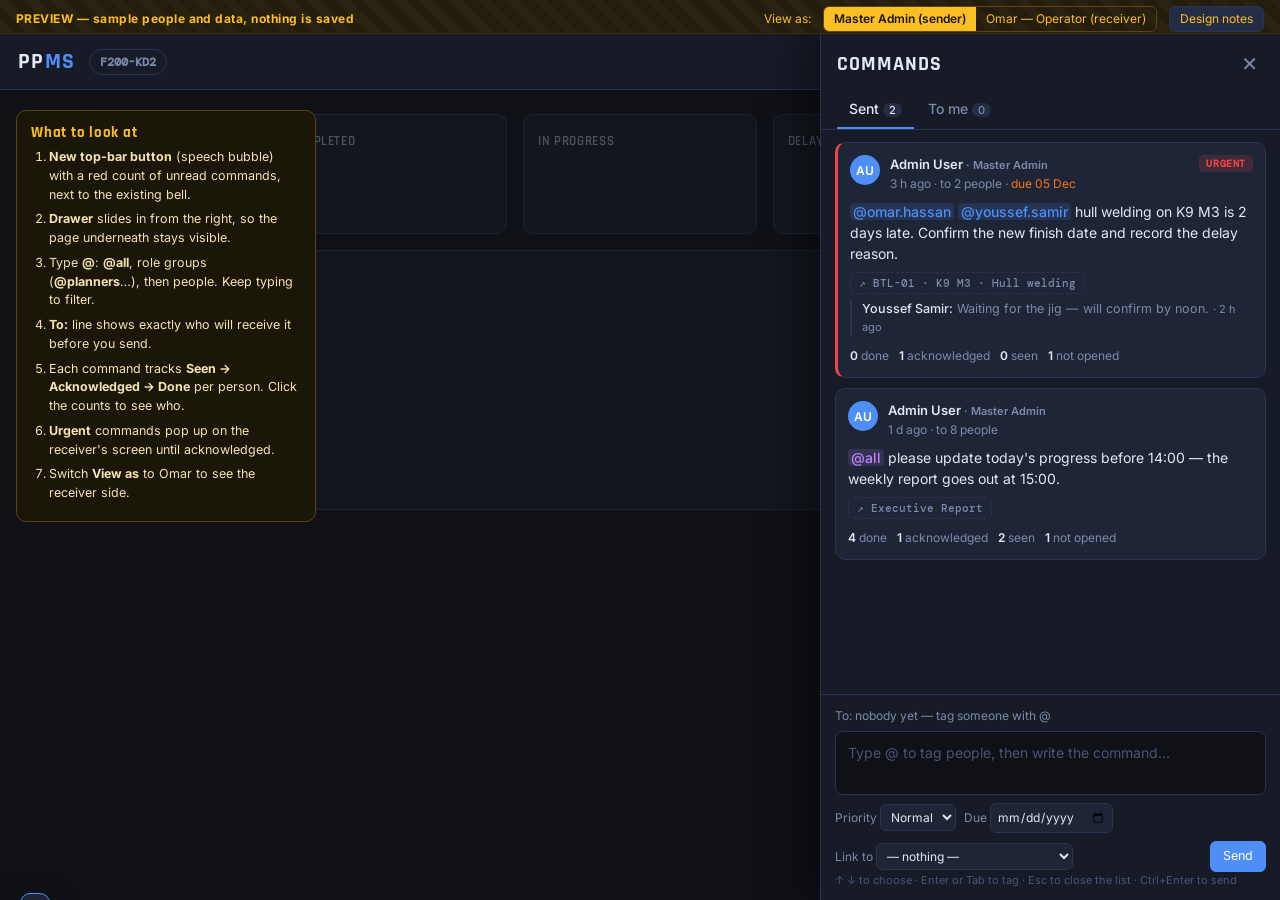
<file: docs/previews/command-center-preview.html>
<!doctype html>
<html lang="en">
<head>
<meta charset="utf-8">
<meta name="viewport" content="width=device-width, initial-scale=1">
<title>PPMS Commands — Preview</title>
<link rel="preconnect" href="https://fonts.googleapis.com">
<link href="https://fonts.googleapis.com/css2?family=Rajdhani:wght@500;600;700&family=DM+Mono:wght@400;500&family=Inter:wght@400;500;600&display=swap" rel="stylesheet">
<style>
:root {
    --bg: #0f1117; --surface: #161b27; --surface-2: #1e2537; --surface-3: #252d44; --border: #2a3350;
    --text: #e2e8f4; --muted: #7a8baa; --dim: #4a5575;
    --accent: #4f8ef7; --accent-bg: rgba(79, 142, 247, .14);
    --ok: #22c55e; --warn: #f59e0b; --bad: #ef4444; --late: #f97316;
    --ff-display: 'Rajdhani', sans-serif; --ff-mono: 'DM Mono', monospace; --ff-body: 'Inter', system-ui, sans-serif;
}
* { box-sizing: border-box; }
body { margin: 0; background: var(--bg); color: var(--text); font: 14px/1.5 var(--ff-body); overflow-x: hidden; }
button { font: inherit; color: inherit; }

/* Preview ribbon */
.ribbon { position: sticky; top: 0; z-index: 25; height: 34px; background: repeating-linear-gradient(45deg, #2a2210, #2a2210 10px, #241d0d 10px, #241d0d 20px); color: #fbbf24; font-size: 12px; padding: 6px 16px; display: flex; gap: 12px; align-items: center; flex-wrap: wrap; border-bottom: 1px solid #3a2c0b; }
.ribbon strong { letter-spacing: .04em; }
.ribbon .spacer { flex: 1; }
.seg { display: inline-flex; border: 1px solid #5a4514; border-radius: 6px; overflow: hidden; }
.seg button { border: 0; background: none; padding: 3px 10px; cursor: pointer; color: #fbbf24; font-size: 12px; }
.seg button.on { background: #fbbf24; color: #1a1406; font-weight: 600; }

/* Fake PPMS navbar */
.nav { height: 56px; display: flex; align-items: center; gap: 14px; padding: 0 18px; background: var(--surface); border-bottom: 1px solid var(--border); }
.brand { font: 700 22px/1 var(--ff-display); letter-spacing: .06em; }
.brand span { color: var(--accent); }
.module-chip { font: 600 12px var(--ff-mono); padding: 4px 10px; border: 1px solid var(--border); border-radius: 999px; color: var(--muted); }
.nav .spacer { flex: 1; }
.icon-btn { position: relative; width: 36px; height: 36px; border-radius: 8px; border: 1px solid var(--border); background: var(--surface-2); display: grid; place-items: center; cursor: pointer; color: var(--muted); }
.icon-btn:hover, .icon-btn.on { color: var(--text); border-color: var(--accent); }
.icon-btn svg { width: 18px; height: 18px; }
.badge { position: absolute; top: -6px; right: -6px; min-width: 18px; height: 18px; padding: 0 5px; border-radius: 999px; background: var(--bad); color: #fff; font: 700 11px/18px var(--ff-body); text-align: center; }
.badge[hidden] { display: none; }
.version-chip { font: 600 11px var(--ff-mono); padding: 5px 10px; border: 1px solid var(--border); border-radius: 999px; color: var(--muted); }
.me { display: flex; align-items: center; gap: 8px; font-size: 13px; }
.avatar { width: 30px; height: 30px; border-radius: 50%; display: grid; place-items: center; font: 600 12px var(--ff-body); color: #fff; flex: none; }
.role-tag { font-size: 11px; color: var(--muted); }

/* Fake page behind */
.page { padding: 24px; display: grid; grid-template-columns: repeat(auto-fit, minmax(220px, 1fr)); gap: 16px; opacity: .55; filter: saturate(.6); }
.ghost { background: var(--surface); border: 1px solid var(--border); border-radius: 10px; height: 120px; padding: 14px; }
.ghost b { font: 600 13px var(--ff-display); letter-spacing: .05em; color: var(--muted); text-transform: uppercase; }
.ghost.wide { grid-column: 1 / -1; height: 260px; }

/* Drawer */
.drawer { position: fixed; top: 34px; right: 0; height: calc(100vh - 34px); width: min(460px, 100vw); background: var(--surface); border-left: 1px solid var(--border); box-shadow: -20px 0 40px rgba(0, 0, 0, .4); display: flex; flex-direction: column; transform: translateX(100%); transition: transform .22s ease; z-index: 20; }
.drawer.open { transform: none; }
.dr-head { padding: 14px 16px 0; border-bottom: 1px solid var(--border); }
.dr-title { display: flex; align-items: center; gap: 10px; }
.dr-title h2 { font: 700 20px var(--ff-display); letter-spacing: .05em; margin: 0; text-transform: uppercase; }
.dr-title .spacer { flex: 1; }
.close { border: 0; background: none; cursor: pointer; color: var(--muted); font-size: 20px; }
.tabs { display: flex; gap: 2px; margin-top: 10px; }
.tabs button { border: 0; background: none; padding: 8px 12px; cursor: pointer; color: var(--muted); border-bottom: 2px solid transparent; font-weight: 500; }
.tabs button.on { color: var(--text); border-color: var(--accent); }
.tabs .count { font-size: 11px; background: var(--surface-3); border-radius: 999px; padding: 0 6px; margin-left: 4px; }
.feed { flex: 1; overflow-y: auto; padding: 12px 14px; display: flex; flex-direction: column; gap: 10px; }
.empty { color: var(--muted); text-align: center; padding: 40px 10px; font-size: 13px; }

/* Command card */
.cmd { background: var(--surface-2); border: 1px solid var(--border); border-radius: 10px; padding: 12px; }
.cmd.unread { border-color: var(--accent); box-shadow: 0 0 0 1px var(--accent-bg); }
.cmd.urgent { border-left: 3px solid var(--bad); }
.cmd-top { display: flex; gap: 10px; align-items: flex-start; }
.cmd-meta { flex: 1; min-width: 0; }
.cmd-from { font-weight: 600; font-size: 13px; }
.cmd-time { color: var(--muted); font-size: 12px; }
.prio { font: 600 10px var(--ff-mono); text-transform: uppercase; letter-spacing: .06em; padding: 2px 7px; border-radius: 4px; }
.prio.urgent { background: rgba(239, 68, 68, .15); color: var(--bad); }
.cmd-text { margin: 8px 0 0; white-space: pre-wrap; overflow-wrap: anywhere; }
.mention { color: var(--accent); background: var(--accent-bg); border-radius: 4px; padding: 0 3px; font-weight: 500; }
.mention.all { color: #c084fc; background: rgba(192, 132, 252, .14); }
.ctx { display: inline-flex; gap: 6px; align-items: center; margin-top: 8px; font: 500 11px var(--ff-mono); color: var(--muted); border: 1px dashed var(--border); border-radius: 6px; padding: 3px 8px; }
.due { color: var(--late); }
.cmd-foot { display: flex; gap: 8px; align-items: center; margin-top: 10px; flex-wrap: wrap; }
.progress { display: flex; gap: 10px; font-size: 12px; color: var(--muted); cursor: pointer; }
.progress b { color: var(--text); font-weight: 600; }
.progress:hover { color: var(--text); }
.btn { border: 1px solid var(--border); background: var(--surface-3); padding: 5px 12px; border-radius: 6px; cursor: pointer; font-size: 12.5px; }
.btn:hover { border-color: var(--muted); }
.btn.primary { background: var(--accent); border-color: var(--accent); color: #fff; }
.btn.ok { background: rgba(34, 197, 94, .14); border-color: rgba(34, 197, 94, .4); color: var(--ok); }
.mystate { font-size: 12px; color: var(--ok); font-weight: 600; }
.spacer { flex: 1; }
.who { margin-top: 10px; border-top: 1px solid var(--border); padding-top: 8px; display: none; }
.who.open { display: block; }
.who-row { display: flex; align-items: center; gap: 8px; padding: 3px 0; font-size: 12.5px; }
.who-row .avatar { width: 22px; height: 22px; font-size: 10px; }
.st { margin-left: auto; font-size: 11px; font-weight: 600; }
.st.done { color: var(--ok); } .st.ack { color: var(--accent); } .st.seen { color: var(--muted); } .st.new { color: var(--dim); }
.reply { font-size: 12.5px; color: var(--muted); margin-top: 6px; padding-left: 10px; border-left: 2px solid var(--border); }
.reply b { color: var(--text); font-weight: 500; }

/* Composer */
.composer { border-top: 1px solid var(--border); padding: 12px 14px; position: relative; background: var(--surface); }
.composer[hidden] { display: none; }
.editor { min-height: 64px; max-height: 160px; overflow-y: auto; background: var(--bg); border: 1px solid var(--border); border-radius: 8px; padding: 10px 12px; outline: none; white-space: pre-wrap; overflow-wrap: anywhere; }
.editor:focus { border-color: var(--accent); }
.editor:empty::before { content: attr(data-ph); color: var(--dim); pointer-events: none; }
.editor .mention { user-select: all; }
.opts { display: flex; gap: 8px; align-items: center; margin-top: 8px; flex-wrap: wrap; font-size: 12px; color: var(--muted); }
.opts select, .opts input { font: inherit; color: var(--text); background: var(--surface-2); border: 1px solid var(--border); border-radius: 6px; padding: 4px 6px; }
.to-line { font-size: 12px; color: var(--muted); margin: 0 0 6px; min-height: 18px; }
.to-line b { color: var(--text); }
.hint { font-size: 11px; color: var(--dim); }

/* @ suggestion list */
.suggest { position: absolute; left: 14px; right: 14px; bottom: calc(100% - 4px); background: var(--surface-2); border: 1px solid var(--border); border-radius: 10px; box-shadow: 0 -10px 30px rgba(0, 0, 0, .45); max-height: 300px; overflow-y: auto; padding: 6px; display: none; }
.suggest.open { display: block; }
.sg-group { font: 600 10px var(--ff-mono); text-transform: uppercase; letter-spacing: .08em; color: var(--dim); padding: 6px 8px 2px; }
.sg { display: flex; gap: 10px; align-items: center; padding: 6px 8px; border-radius: 6px; cursor: pointer; }
.sg.on { background: var(--accent-bg); }
.sg .avatar { width: 26px; height: 26px; font-size: 11px; }
.sg .nm { font-weight: 500; font-size: 13px; }
.sg .hd { font: 12px var(--ff-mono); color: var(--muted); }
.sg .rt { margin-left: auto; font-size: 11px; color: var(--muted); }

/* Toast + urgent popup */
.toast { position: fixed; bottom: 20px; left: 20px; background: var(--surface-2); border: 1px solid var(--accent); border-radius: 10px; padding: 12px 14px; max-width: 360px; box-shadow: 0 10px 30px rgba(0, 0, 0, .5); transform: translateY(150%); transition: transform .25s; z-index: 30; cursor: pointer; }
.toast.show { transform: none; }
.toast small { color: var(--muted); display: block; }
.urgent-pop { position: fixed; inset: 0; background: rgba(0, 0, 0, .6); display: none; place-items: center; z-index: 40; padding: 16px; }
.urgent-pop.open { display: grid; }
.urgent-card { background: var(--surface); border: 1px solid var(--bad); border-radius: 12px; max-width: 460px; width: 100%; padding: 18px; }
.urgent-card h3 { margin: 0 0 4px; font: 700 20px var(--ff-display); color: var(--bad); letter-spacing: .05em; text-transform: uppercase; }

/* Notes */
.notes { position: fixed; left: 16px; top: 110px; width: 300px; background: #1a1608; border: 1px solid #5a4514; color: #f5e3b3; border-radius: 10px; padding: 12px 14px; font-size: 12.5px; z-index: 15; display: none; }
.notes.open { display: block; }
.notes h4 { margin: 0 0 6px; color: #fbbf24; font: 700 15px var(--ff-display); letter-spacing: .05em; }
.notes ol { margin: 0; padding-left: 18px; }
.notes li { margin-bottom: 6px; }
@media (max-width: 900px) { .notes { display: none !important; } .role-tag, .version-chip, .module-chip { display: none; } }
</style>
</head>
<body>
<div class="ribbon">
    <strong>PREVIEW — sample people and data, nothing is saved</strong>
    <span class="spacer"></span>
    View as:
    <span class="seg" id="viewAs"><button data-v="admin" class="on">Master Admin (sender)</button><button data-v="omar">Omar — Operator (receiver)</button></span>
    <button class="btn" id="btnNotes" style="font-size:12px;padding:3px 10px">Design notes</button>
</div>

<div class="nav">
    <div class="brand">PP<span>MS</span></div>
    <span class="module-chip">F200-KD2</span>
    <span class="spacer"></span>
    <button class="icon-btn" id="btnCmd" title="Commands"><svg viewBox="0 0 24 24" fill="none" stroke="currentColor" stroke-width="2" stroke-linecap="round" stroke-linejoin="round"><path d="M21 15a2 2 0 0 1-2 2H7l-4 4V5a2 2 0 0 1 2-2h14a2 2 0 0 1 2 2z"/><path d="M8 9h8M8 13h5"/></svg><span class="badge" id="cmdBadge" hidden></span></button>
    <button class="icon-btn" title="Notifications (existing)"><svg viewBox="0 0 24 24" fill="none" stroke="currentColor" stroke-width="2" stroke-linecap="round" stroke-linejoin="round"><path d="M18 8a6 6 0 0 0-12 0c0 7-3 9-3 9h18s-3-2-3-9"/><path d="M13.7 21a2 2 0 0 1-3.4 0"/></svg></button>
    <span class="version-chip">✓ v167</span>
    <div class="me"><span class="avatar" id="meAv"></span><div><div id="meName"></div><div class="role-tag" id="meRole"></div></div></div>
</div>

<div class="page">
    <div class="ghost"><b>Total units</b></div><div class="ghost"><b>Completed</b></div><div class="ghost"><b>In progress</b></div><div class="ghost"><b>Delayed</b></div>
    <div class="ghost wide"><b>Gantt / Plan table</b></div>
</div>

<aside class="drawer" id="drawer">
    <div class="dr-head">
        <div class="dr-title"><h2>Commands</h2><span class="spacer"></span><button class="close" id="btnClose" title="Close">✕</button></div>
        <div class="tabs" id="tabs"></div>
    </div>
    <div class="feed" id="feed"></div>
    <div class="composer" id="composer">
        <div class="suggest" id="suggest"></div>
        <p class="to-line" id="toLine"></p>
        <div class="editor" id="editor" contenteditable="true" data-ph="Type @ to tag people, then write the command…"></div>
        <div class="opts">
            <label>Priority <select id="prio"><option value="normal">Normal</option><option value="urgent">Urgent</option></select></label>
            <label>Due <input type="date" id="due"></label>
            <label>Link to <select id="ctx"><option value="">— nothing —</option><option>BTL-01 · K9 M3 · Hull welding</option><option>BTL-02 · K10 M1 · Painting</option><option>Issue #37 · Cable shortage</option><option>Executive Report</option></select></label>
            <span class="spacer"></span>
            <button class="btn primary" id="btnSend">Send</button>
        </div>
        <div class="hint">↑ ↓ to choose · Enter or Tab to tag · Esc to close the list · Ctrl+Enter to send</div>
    </div>
</aside>

<div class="toast" id="toast"></div>
<div class="urgent-pop" id="urgentPop"><div class="urgent-card" id="urgentCard"></div></div>

<div class="notes" id="notes">
    <h4>What to look at</h4>
    <ol>
        <li><b>New top-bar button</b> (speech bubble) with a red count of unread commands, next to the existing bell.</li>
        <li><b>Drawer</b> slides in from the right, so the page underneath stays visible.</li>
        <li>Type <b>@</b>: <b>@all</b>, role groups (<b>@planners</b>…), then people. Keep typing to filter.</li>
        <li><b>To:</b> line shows exactly who will receive it before you send.</li>
        <li>Each command tracks <b>Seen → Acknowledged → Done</b> per person. Click the counts to see who.</li>
        <li><b>Urgent</b> commands pop up on the receiver's screen until acknowledged.</li>
        <li>Switch <b>View as</b> to Omar to see the receiver side.</li>
    </ol>
</div>

<script>
'use strict';
const $ = id => document.getElementById(id);
const esc = s => String(s ?? '').replace(/[&<>"']/g, c => ({ '&': '&amp;', '<': '&lt;', '>': '&gt;', '"': '&quot;', "'": '&#39;' }[c]));

// Sample people (invented). Handle = part of the email before @.
const PEOPLE = [
    { id: 'me', name: 'Admin User', handle: 'admin', role: 'master_admin', color: '#4f8ef7' },
    { id: 'omar', name: 'Omar Hassan', handle: 'omar.hassan', role: 'operator', color: '#22c55e' },
    { id: 'mona', name: 'Mona Adel', handle: 'mona.adel', role: 'planner', color: '#f97316' },
    { id: 'jiho', name: 'Kim Ji-ho', handle: 'jiho.kim', role: 'planner', color: '#a855f7' },
    { id: 'youssef', name: 'Youssef Samir', handle: 'youssef.samir', role: 'operator', color: '#14b8a6' },
    { id: 'sara', name: 'Sara Nabil', handle: 'sara.nabil', role: 'operator', color: '#ec4899' },
    { id: 'minjun', name: 'Park Min-jun', handle: 'minjun.park', role: 'viewer', color: '#eab308' },
    { id: 'karim', name: 'Karim Fathy', handle: 'karim.fathy', role: 'viewer', color: '#64748b' },
    { id: 'nour', name: 'Nour Ali', handle: 'nour.ali', role: 'operator', color: '#06b6d4' },
];
const ROLE = { master_admin: 'Master Admin', planner: 'Planner', operator: 'Operator', viewer: 'Viewer' };
const GROUPS = [
    { key: 'all', label: 'Everyone', desc: 'all active users', members: () => PEOPLE.filter(p => p.id !== me().id) },
    { key: 'planners', label: 'All planners', desc: 'role group', members: () => PEOPLE.filter(p => p.role === 'planner') },
    { key: 'operators', label: 'All operators', desc: 'role group', members: () => PEOPLE.filter(p => p.role === 'operator') },
    { key: 'viewers', label: 'All viewers', desc: 'role group', members: () => PEOPLE.filter(p => p.role === 'viewer') },
];
const person = id => PEOPLE.find(p => p.id === id);
const initials = n => n.split(/\s+/).map(w => w[0]).slice(0, 2).join('').toUpperCase();
const av = p => `<span class="avatar" style="background:${p.color}">${esc(initials(p.name))}</span>`;
let view = 'admin';
const me = () => person(view === 'admin' ? 'me' : 'omar');

const now = Date.now(), H = 3600e3;
// Sample command history. status per recipient: new | seen | ack | done
let COMMANDS = [
    { id: 1, from: 'me', at: now - 26 * H, prio: 'normal', due: '', ctx: 'Executive Report',
      parts: [['all', 'all'], ' please update today\'s progress before 14:00 — the weekly report goes out at 15:00.'],
      status: { omar: 'done', mona: 'done', jiho: 'ack', youssef: 'done', sara: 'seen', minjun: 'seen', karim: 'new', nour: 'done' }, replies: [] },
    { id: 2, from: 'me', at: now - 3 * H, prio: 'urgent', due: new Date(now + 20 * H).toISOString().slice(0, 10), ctx: 'BTL-01 · K9 M3 · Hull welding',
      parts: [['user', 'omar'], ' ', ['user', 'youssef'], ' hull welding on K9 M3 is 2 days late. Confirm the new finish date and record the delay reason.'],
      status: { omar: 'new', youssef: 'ack' }, replies: [{ who: 'youssef', text: 'Waiting for the jig — will confirm by noon.', at: now - 2 * H }] },
    { id: 3, from: 'mona', at: now - 1.5 * H, prio: 'normal', due: '', ctx: 'Issue #37 · Cable shortage',
      parts: [['group', 'operators'], ' cable kits for BTL-02 arrive Thursday. Do not start the K10 harness stations before then.'],
      status: { omar: 'seen', youssef: 'seen', sara: 'new', nour: 'ack' }, replies: [] },
];
let nextId = 4;

/* ── Rendering ── */
const STATES = [['done', 'Done'], ['ack', 'Acknowledged'], ['seen', 'Seen'], ['new', 'Not opened']];
const fmtAgo = t => { const m = Math.round((Date.now() - t) / 60000); return m < 1 ? 'just now' : m < 60 ? m + ' min ago' : m < 1440 ? Math.round(m / 60) + ' h ago' : Math.round(m / 1440) + ' d ago'; };
function partsHtml(parts) {
    return parts.map(p => {
        if (typeof p === 'string') return esc(p);
        const [type, key] = p;
        if (type === 'user') return `<span class="mention">@${esc(person(key).handle)}</span>`;
        return `<span class="mention all">@${esc(key)}</span>`;
    }).join('');
}
let tab = 'sent';
function lists() {
    const mine = me().id;
    return {
        inbox: COMMANDS.filter(c => c.status[mine] !== undefined),
        sent: COMMANDS.filter(c => c.from === mine),
        open: COMMANDS.filter(c => c.status[mine] !== undefined && c.status[mine] !== 'done'),
    };
}
function render() {
    const L = lists();
    const unread = L.inbox.filter(c => c.status[me().id] === 'new').length;
    $('cmdBadge').hidden = !unread;
    $('cmdBadge').textContent = unread;
    const tabs = view === 'admin' ? [['sent', 'Sent'], ['inbox', 'To me']] : [['inbox', 'Inbox'], ['open', 'Still to do']];
    if (!tabs.some(t => t[0] === tab)) tab = tabs[0][0];
    $('tabs').innerHTML = tabs.map(([k, l]) => `<button data-tab="${k}" class="${k === tab ? 'on' : ''}">${l}<span class="count">${L[k].length}</span></button>`).join('');
    const list = [...L[tab]].sort((a, b) => b.at - a.at);
    $('feed').innerHTML = list.length ? list.map(card).join('') : `<div class="empty">${tab === 'open' ? 'Nothing left to do. 🎉' : 'No commands yet.'}</div>`;
    const canSend = me().role !== 'viewer' && me().role !== 'operator';
    $('composer').hidden = !canSend;
    $('meAv').outerHTML = `<span class="avatar" id="meAv" style="background:${me().color}">${initials(me().name)}</span>`;
    $('meName').textContent = me().name;
    $('meRole').textContent = ROLE[me().role];
}
function card(c) {
    const from = person(c.from);
    const mine = c.status[me().id];
    const ids = Object.keys(c.status);
    const tally = Object.fromEntries(STATES.map(([s]) => [s, ids.filter(i => c.status[i] === s).length]));
    const isSender = c.from === me().id;
    return `<div class="cmd ${mine === 'new' ? 'unread' : ''} ${c.prio === 'urgent' ? 'urgent' : ''}" data-id="${c.id}">
        <div class="cmd-top">${av(from)}
            <div class="cmd-meta"><div class="cmd-from">${esc(from.name)} <span class="role-tag">· ${ROLE[from.role]}</span></div>
            <div class="cmd-time">${fmtAgo(c.at)} · to ${ids.length} ${ids.length === 1 ? 'person' : 'people'}${c.due ? ` · <span class="due">due ${new Date(c.due + 'T00:00').toLocaleDateString('en-GB', { day: '2-digit', month: 'short' })}</span>` : ''}</div></div>
            ${c.prio === 'urgent' ? '<span class="prio urgent">Urgent</span>' : ''}</div>
        <p class="cmd-text">${partsHtml(c.parts)}</p>
        ${c.ctx ? `<span class="ctx">↗ ${esc(c.ctx)}</span>` : ''}
        ${c.replies.map(r => `<div class="reply"><b>${esc(person(r.who).name)}:</b> ${esc(r.text)} <span class="role-tag">· ${fmtAgo(r.at)}</span></div>`).join('')}
        <div class="cmd-foot">
            ${isSender ? `<span class="progress" data-who="${c.id}" title="Show who has seen / done it"><span><b>${tally.done}</b> done</span><span><b>${tally.ack}</b> acknowledged</span><span><b>${tally.seen}</b> seen</span><span><b>${tally.new}</b> not opened</span></span>` : ''}
            <span class="spacer"></span>
            ${mine && mine !== 'done' ? `${mine !== 'ack' ? `<button class="btn" data-act="ack" data-id="${c.id}">Acknowledge</button>` : ''}<button class="btn ok" data-act="done" data-id="${c.id}">Mark done</button><button class="btn" data-act="reply" data-id="${c.id}">Reply</button>` : ''}
            ${mine === 'done' ? '<span class="mystate">✓ You marked this done</span>' : ''}
        </div>
        ${isSender ? `<div class="who" id="who-${c.id}">${ids.map(i => `<div class="who-row">${av(person(i))}${esc(person(i).name)}<span class="st ${c.status[i]}">${STATES.find(s => s[0] === c.status[i])[1]}</span></div>`).join('')}</div>` : ''}
    </div>`;
}

/* ── Drawer + interactions ── */
function openDrawer(open = true) {
    $('drawer').classList.toggle('open', open);
    $('btnCmd').classList.toggle('on', open);
    if (open) {
        // Opening the drawer marks visible new items as seen (the sender sees "Seen" go up)
        setTimeout(() => { lists().inbox.forEach(c => { if (c.status[me().id] === 'new' && c.prio !== 'urgent') c.status[me().id] = 'seen'; }); render(); }, 1200);
    }
}
$('btnCmd').onclick = () => openDrawer(!$('drawer').classList.contains('open'));
$('btnClose').onclick = () => openDrawer(false);
$('tabs').addEventListener('click', e => { const b = e.target.closest('[data-tab]'); if (b) { tab = b.dataset.tab; render(); } });
$('feed').addEventListener('click', e => {
    const w = e.target.closest('[data-who]');
    if (w) { $('who-' + w.dataset.who).classList.toggle('open'); return; }
    const b = e.target.closest('[data-act]');
    if (!b) return;
    const c = COMMANDS.find(x => x.id === +b.dataset.id);
    if (b.dataset.act === 'reply') {
        const cardEl = b.closest('.cmd');
        if (cardEl.querySelector('.reply-box')) return;
        cardEl.insertAdjacentHTML('beforeend', `<div class="reply-box cmd-foot"><input type="text" placeholder="Reply to ${esc(person(c.from).name)}…" style="flex:1;font:inherit;color:var(--text);background:var(--bg);border:1px solid var(--border);border-radius:6px;padding:6px 8px"><button class="btn primary" data-act="send-reply" data-id="${c.id}">Send</button></div>`);
        cardEl.querySelector('.reply-box input').focus();
        return;
    }
    if (b.dataset.act === 'send-reply') {
        const text = b.closest('.cmd').querySelector('.reply-box input').value.trim();
        if (!text) return;
        c.replies.push({ who: me().id, text, at: Date.now() });
        if (c.status[me().id] === 'new') c.status[me().id] = 'seen';
    } else c.status[me().id] = b.dataset.act;
    render();
});
$('viewAs').addEventListener('click', e => {
    const b = e.target.closest('[data-v]');
    if (!b) return;
    view = b.dataset.v;
    document.querySelectorAll('#viewAs button').forEach(x => x.classList.toggle('on', x === b));
    tab = view === 'admin' ? 'sent' : 'inbox';
    render();
    if (view === 'omar') setTimeout(arrive, 400);
});
$('btnNotes').onclick = () => $('notes').classList.toggle('open');

/* Receiver side: toast for new commands, blocking pop-up for urgent ones */
function arrive() {
    const pending = lists().inbox.filter(c => c.status[me().id] === 'new');
    const urgent = pending.find(c => c.prio === 'urgent');
    if (urgent) {
        $('urgentCard').innerHTML = `<h3>Urgent command</h3><p class="role-tag">From ${esc(person(urgent.from).name)} · ${fmtAgo(urgent.at)}</p><p class="cmd-text">${partsHtml(urgent.parts)}</p>${urgent.ctx ? `<span class="ctx">↗ ${esc(urgent.ctx)}</span>` : ''}
            <div class="cmd-foot"><span class="spacer"></span><button class="btn" id="upLater">Open Commands</button><button class="btn primary" id="upAck">Acknowledge</button></div>`;
        $('urgentPop').classList.add('open');
        $('upAck').onclick = () => { urgent.status[me().id] = 'ack'; $('urgentPop').classList.remove('open'); render(); };
        $('upLater').onclick = () => { $('urgentPop').classList.remove('open'); openDrawer(true); };
    } else if (pending.length) showToast(pending[0]);
}
function showToast(c) {
    const t = $('toast');
    t.innerHTML = `<b>New command from ${esc(person(c.from).name)}</b><small>${partsHtml(c.parts).replace(/<[^>]+>/g, '').slice(0, 90)}…</small>`;
    t.classList.add('show');
    t.onclick = () => { t.classList.remove('show'); openDrawer(true); };
    clearTimeout(showToast.t);
    showToast.t = setTimeout(() => t.classList.remove('show'), 6000);
}

/* ── Composer with @ tagging ── */
const editor = $('editor');
let sg = { open: false, items: [], idx: 0, query: '', range: null };

function textBeforeCaret() {
    const sel = getSelection();
    if (!sel.rangeCount) return null;
    const r = sel.getRangeAt(0);
    if (!editor.contains(r.endContainer) || r.endContainer.nodeType !== 3) return null;
    return { node: r.endContainer, offset: r.endOffset, text: r.endContainer.textContent.slice(0, r.endOffset) };
}
function updateSuggest() {
    const t = textBeforeCaret();
    const m = t && t.text.match(/(^|\s)@([\w.\-]*)$/);
    if (!m) return closeSuggest();
    const q = m[2].toLowerCase();
    const groups = GROUPS.filter(g => g.key.startsWith(q) || g.label.toLowerCase().includes(q));
    const people = PEOPLE.filter(p => p.id !== me().id && (p.handle.includes(q) || p.name.toLowerCase().includes(q)));
    sg = { open: true, idx: 0, query: q, node: t.node, start: t.offset - m[2].length - 1, end: t.offset,
        items: [...groups.map(g => ({ type: 'group', g })), ...people.map(p => ({ type: 'user', p }))] };
    if (!sg.items.length) return closeSuggest();
    drawSuggest();
}
function drawSuggest() {
    let html = '', lastType = '';
    sg.items.forEach((it, i) => {
        if (it.type !== lastType) { html += `<div class="sg-group">${it.type === 'group' ? 'Groups' : 'People'}</div>`; lastType = it.type; }
        html += it.type === 'group'
            ? `<div class="sg ${i === sg.idx ? 'on' : ''}" data-i="${i}"><span class="avatar" style="background:${it.g.key === 'all' ? '#9333ea' : '#334155'}">@</span><div><div class="nm">@${it.g.key}</div><div class="hd">${esc(it.g.label)} · ${it.g.members().length} people</div></div><span class="rt">${esc(it.g.desc)}</span></div>`
            : `<div class="sg ${i === sg.idx ? 'on' : ''}" data-i="${i}">${av(it.p)}<div><div class="nm">${esc(it.p.name)}</div><div class="hd">@${esc(it.p.handle)}</div></div><span class="rt">${ROLE[it.p.role]}</span></div>`;
    });
    $('suggest').innerHTML = html;
    $('suggest').classList.add('open');
    $('suggest').querySelector('.sg.on')?.scrollIntoView({ block: 'nearest' });
}
function closeSuggest() { sg.open = false; $('suggest').classList.remove('open'); }
function pick(i) {
    const it = sg.items[i];
    const chip = document.createElement('span');
    chip.className = 'mention' + (it.type === 'group' ? ' all' : '');
    chip.contentEditable = 'false';
    chip.dataset.type = it.type;
    chip.dataset.key = it.type === 'group' ? it.g.key : it.p.id;
    chip.textContent = '@' + (it.type === 'group' ? it.g.key : it.p.handle);
    const node = sg.node;
    const after = node.splitText(sg.start);
    after.textContent = after.textContent.slice(sg.end - sg.start);
    node.parentNode.insertBefore(chip, after);
    const space = document.createTextNode(' ');
    node.parentNode.insertBefore(space, after);
    const r = document.createRange();
    r.setStart(space, 1); r.collapse(true);
    getSelection().removeAllRanges(); getSelection().addRange(r);
    closeSuggest();
    updateTo();
}
function recipients() {
    const set = new Set();
    editor.querySelectorAll('.mention').forEach(m => {
        if (m.dataset.type === 'user') set.add(m.dataset.key);
        else GROUPS.find(g => g.key === m.dataset.key).members().forEach(p => set.add(p.id));
    });
    set.delete(me().id);
    return [...set];
}
function updateTo() {
    const r = recipients();
    $('toLine').innerHTML = r.length
        ? `To: <b>${r.length} ${r.length === 1 ? 'person' : 'people'}</b> — ${r.slice(0, 6).map(i => esc(person(i).name)).join(', ')}${r.length > 6 ? ` and ${r.length - 6} more` : ''}`
        : 'To: nobody yet — tag someone with @';
}
editor.addEventListener('input', () => { updateSuggest(); updateTo(); });
editor.addEventListener('click', updateSuggest);
editor.addEventListener('keydown', e => {
    if (sg.open) {
        if (e.key === 'ArrowDown') { sg.idx = (sg.idx + 1) % sg.items.length; drawSuggest(); e.preventDefault(); return; }
        if (e.key === 'ArrowUp') { sg.idx = (sg.idx - 1 + sg.items.length) % sg.items.length; drawSuggest(); e.preventDefault(); return; }
        if (e.key === 'Enter' || e.key === 'Tab') { pick(sg.idx); e.preventDefault(); return; }
        if (e.key === 'Escape') { closeSuggest(); e.preventDefault(); return; }
    }
    if (e.key === 'Enter' && (e.ctrlKey || e.metaKey)) { send(); e.preventDefault(); }
});
$('suggest').addEventListener('mousedown', e => { const s = e.target.closest('[data-i]'); if (s) { e.preventDefault(); pick(+s.dataset.i); } });

function send() {
    const r = recipients();
    if (!r.length) { $('toLine').innerHTML = '<span style="color:var(--bad)">Tag at least one person or group with @ first.</span>'; return; }
    const parts = [];
    editor.childNodes.forEach(n => {
        if (n.nodeType === 3) parts.push(n.textContent.replace(/ /g, ' '));
        else if (n.classList?.contains('mention')) parts.push([n.dataset.type, n.dataset.key]);
        else parts.push(n.textContent);
    });
    if (!parts.some(p => typeof p === 'string' && p.trim())) { $('toLine').innerHTML = '<span style="color:var(--bad)">Write the command after the tags.</span>'; return; }
    COMMANDS.push({ id: nextId++, from: me().id, at: Date.now(), prio: $('prio').value, due: $('due').value, ctx: $('ctx').value,
        parts, status: Object.fromEntries(r.map(i => [i, 'new'])), replies: [] });
    editor.innerHTML = ''; $('prio').value = 'normal'; $('due').value = ''; $('ctx').value = '';
    tab = 'sent';
    updateTo(); render();
    $('toLine').innerHTML = `<span style="color:var(--ok)">Sent to ${r.length} ${r.length === 1 ? 'person' : 'people'}. Switch “View as” to Omar to see it arrive${r.includes('omar') ? '' : ' (tag @omar.hassan or @all to include him)'}.</span>`;
}
$('btnSend').onclick = send;

render(); updateTo(); openDrawer(true); $('notes').classList.add('open');
</script>
</body>
</html>
</file>
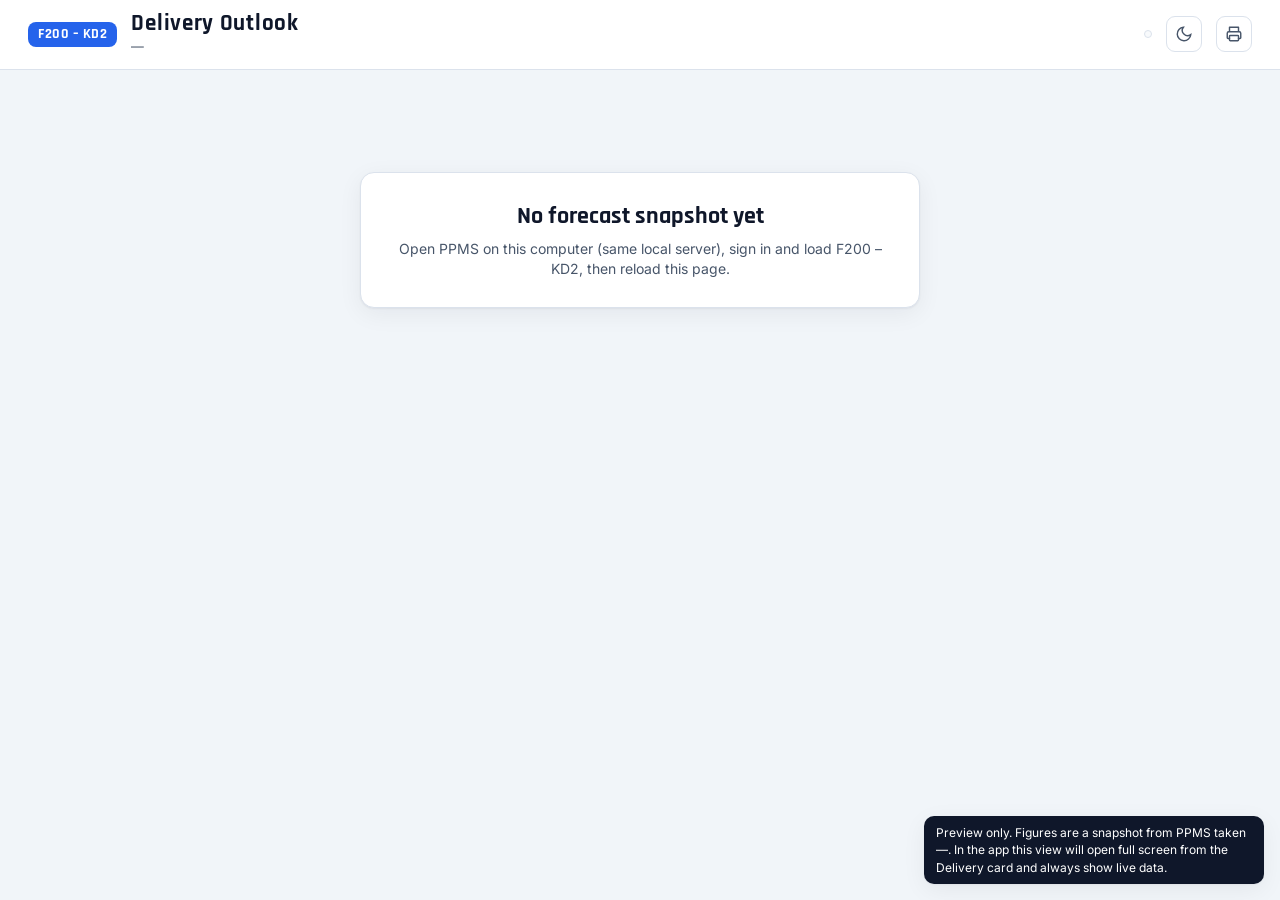
<file: docs/previews/delivery_dashboard_preview.html>
<!doctype html>
<html lang="en">
<head>
<meta charset="utf-8">
<meta name="viewport" content="width=device-width, initial-scale=1">
<title>Delivery Outlook Preview</title>
<link rel="preconnect" href="https://fonts.googleapis.com">
<link rel="preconnect" href="https://fonts.gstatic.com" crossorigin>
<link rel="stylesheet" href="https://fonts.googleapis.com/css2?family=Rajdhani:wght@500;600;700&family=DM+Mono:wght@400;500&family=Inter:wght@400;500;600;700&display=swap">
<style>
/* PREVIEW ONLY — the proposed full-screen Delivery view for management.
   Reads the forecast snapshot PPMS saved in this browser (same origin as
   the app on the local server). Nothing here changes the live system.
   Reading order = the questions a manager asks, in order:
   1 Are we on time, and is it getting better or worse?  2 What sets the date?
   3 Are we keeping up with the plan today?  4 When do vehicles come out?
   5 What can we still act on?  6 Detail per battalion / unit. */
:root {
  --bg: #f1f5f9; --surface: #ffffff; --surface-2: #f8fafc; --line: #dbe2ec; --line-soft: #e9eef5;
  --ink: #0f172a; --ink-soft: #475569; --ink-dim: #8391a7;
  --accent: #2563eb; --accent-soft: #e6eefc;
  --ok: #15803d; --ok-bg: #dcfce7; --warn: #b45309; --warn-bg: #fef3c7; --bad: #b91c1c; --bad-bg: #fee2e2;
  --track: #e2e8f0; --plan: #94a3b8;
  --ff-display: 'Rajdhani', 'Segoe UI', sans-serif;
  --ff-body: 'Inter', 'Segoe UI', system-ui, sans-serif;
  --ff-mono: 'DM Mono', ui-monospace, Consolas, monospace;
  --shadow: 0 1px 2px rgba(15, 23, 42, .05), 0 6px 24px rgba(15, 23, 42, .06);
  color-scheme: light;
}
@media (prefers-color-scheme: dark) { :root:not([data-theme="light"]) {
  --bg: #0f1117; --surface: #161b27; --surface-2: #1c2233; --line: #2a3350; --line-soft: #222b42;
  --ink: #e2e8f4; --ink-soft: #9aa8c2; --ink-dim: #64739a;
  --accent: #4f8ef7; --accent-soft: rgba(79, 142, 247, .15);
  --ok: #4ade80; --ok-bg: rgba(34, 197, 94, .14); --warn: #fbbf24; --warn-bg: rgba(245, 158, 11, .14); --bad: #f87171; --bad-bg: rgba(239, 68, 68, .15);
  --track: #262f47; --plan: #5d6b8c;
  --shadow: 0 2px 16px rgba(0, 0, 0, .35);
  color-scheme: dark; } }
:root[data-theme="dark"] {
  --bg: #0f1117; --surface: #161b27; --surface-2: #1c2233; --line: #2a3350; --line-soft: #222b42;
  --ink: #e2e8f4; --ink-soft: #9aa8c2; --ink-dim: #64739a;
  --accent: #4f8ef7; --accent-soft: rgba(79, 142, 247, .15);
  --ok: #4ade80; --ok-bg: rgba(34, 197, 94, .14); --warn: #fbbf24; --warn-bg: rgba(245, 158, 11, .14); --bad: #f87171; --bad-bg: rgba(239, 68, 68, .15);
  --track: #262f47; --plan: #5d6b8c;
  --shadow: 0 2px 16px rgba(0, 0, 0, .35);
  color-scheme: dark;
}

* { box-sizing: border-box; }
html, body { margin: 0; }
body { background: var(--bg); color: var(--ink); font: 14px/1.45 var(--ff-body); -webkit-font-smoothing: antialiased; }
button { font: inherit; color: inherit; }
.num { font-family: var(--ff-mono); font-variant-numeric: tabular-nums; }

/* ── Top bar ───────────────────────────────────── */
.bar { position: sticky; top: 0; z-index: 5; display: flex; align-items: center; gap: 14px; padding: 12px 28px;
  background: var(--surface); border-bottom: 1px solid var(--line); }
.badge { padding: 6px 10px; border-radius: 8px; background: var(--accent); color: #fff; font: 700 .85rem/1 var(--ff-display); letter-spacing: .04em; white-space: nowrap; }
.bar h1 { margin: 0; font: 700 1.45rem/1 var(--ff-display); letter-spacing: .03em; }
.bar .sub { color: var(--ink-soft); font-size: .8rem; margin-top: 3px; }
.bar .grow { flex: 1; }
.seg { display: inline-flex; padding: 3px; gap: 2px; border: 1px solid var(--line); border-radius: 10px; background: var(--surface-2); }
.seg button { border: 0; background: transparent; padding: 6px 12px; border-radius: 7px; font-size: .8rem; font-weight: 600; color: var(--ink-soft); cursor: pointer; white-space: nowrap; }
.seg button[aria-pressed="true"] { background: var(--surface); color: var(--accent); box-shadow: 0 1px 3px rgba(15, 23, 42, .12); }
.icon-btn { width: 36px; height: 36px; display: grid; place-items: center; border: 1px solid var(--line); border-radius: 9px; background: var(--surface); cursor: pointer; color: var(--ink-soft); }
.icon-btn svg { width: 18px; height: 18px; }
.icon-btn:hover, .seg button:hover { color: var(--accent); }

main { padding: 22px 28px 40px; display: grid; gap: 20px; max-width: 1880px; margin: 0 auto; }
.card { background: var(--surface); border: 1px solid var(--line); border-radius: 14px; box-shadow: var(--shadow); }
.h2 { display: flex; align-items: baseline; gap: 10px; margin: 0 0 12px; font: 700 1.15rem/1.1 var(--ff-display); letter-spacing: .03em; }
.h2 small { font: 500 .78rem var(--ff-body); color: var(--ink-dim); letter-spacing: 0; }
.hint { margin: -6px 0 12px; font-size: .8rem; color: var(--ink-soft); }
.row2 { display: grid; grid-template-columns: minmax(0, 1fr) minmax(0, 1fr); gap: 16px; }
.row2 { align-items: start; }
.row2 .card { padding: 16px 18px; }
.stack { display: grid; gap: 16px; }

/* ── 1 · Verdict ───────────────────────────────── */
.verdict { display: grid; grid-template-columns: minmax(300px, 1.05fr) minmax(360px, 1.3fr) minmax(260px, .9fr); gap: 0; }
.verdict > div { padding: 20px 24px; }
.verdict > div + div { border-left: 1px solid var(--line-soft); }
.status { display: inline-flex; align-items: center; gap: 6px; padding: 4px 10px; border-radius: 999px; font: 700 .72rem/1 var(--ff-body); letter-spacing: .08em; text-transform: uppercase; }
.status.ok { background: var(--ok-bg); color: var(--ok); }
.status.warn { background: var(--warn-bg); color: var(--warn); }
.status.bad { background: var(--bad-bg); color: var(--bad); }
.big { margin: 10px 0 6px; font: 700 3.4rem/1 var(--ff-display); letter-spacing: .01em; }
.big small { font-size: 1.3rem; color: var(--ink-soft); font-weight: 600; margin-left: 6px; }
.verdict p { margin: 0; color: var(--ink-soft); }
.verdict p b { color: var(--ink); }
.lbl { display: block; font-size: .7rem; letter-spacing: .1em; text-transform: uppercase; color: var(--ink-dim); font-weight: 600; }
.tl-dates { display: grid; grid-template-columns: 1fr 1fr; gap: 16px; margin-bottom: 12px; }
.tl-dates strong { font: 700 1.75rem/1.15 var(--ff-display); }
.tl-dates div:last-child { text-align: right; }
.tl-dates .late strong { color: var(--bad); }
.tl-track { position: relative; height: 14px; border-radius: 99px; background: var(--track); }
.tl-track i { position: absolute; top: 0; bottom: 0; border-radius: 99px; }
.tl-track .done { left: 0; background: var(--accent); }
.tl-track .slip { background: repeating-linear-gradient(135deg, var(--bad) 0 6px, color-mix(in srgb, var(--bad) 55%, transparent) 6px 12px); }
.tl-legend { display: flex; justify-content: space-between; gap: 12px; margin-top: 8px; font-size: .76rem; color: var(--ink-soft); }
.setby { margin-top: 14px; padding: 10px 12px; border-radius: 10px; background: var(--surface-2); border: 1px solid var(--line-soft); font-size: .8rem; color: var(--ink-soft); }
.setby b { color: var(--ink); }
.trend svg { display: block; width: 100%; height: 92px; margin-top: 6px; overflow: visible; }
.trend .tval { display: flex; align-items: baseline; gap: 8px; margin-top: 4px; }
.trend .tval strong { font: 700 1.5rem/1 var(--ff-display); }
.trend .tval span { font-size: .8rem; color: var(--ink-soft); }
.trend .tnote { margin-top: 8px; font-size: .74rem; color: var(--ink-dim); }
.up { color: var(--bad); } .down { color: var(--ok); } .flat { color: var(--ink-soft); }

/* ── 3 · Key figures ───────────────────────────── */
.kpis { display: grid; grid-template-columns: repeat(5, minmax(0, 1fr)); gap: 14px; }
.kpi { padding: 14px 18px; }
.kpi strong { display: block; margin-top: 4px; font: 700 2rem/1.1 var(--ff-display); }
.kpi em { font-style: normal; font-size: .78rem; color: var(--ink-soft); }
.kpi.bad strong { color: var(--bad); } .kpi.ok strong { color: var(--ok); } .kpi.warn strong { color: var(--warn); }
.meter { height: 6px; border-radius: 99px; background: var(--track); margin: 8px 0 6px; overflow: hidden; }
.meter i { display: block; height: 100%; background: var(--accent); border-radius: 99px; }
.kpi.bad .meter i { background: var(--bad); } .kpi.warn .meter i { background: var(--warn); } .kpi.ok .meter i { background: var(--ok); }

/* ── Alerts ────────────────────────────────────── */
.alerts { display: grid; gap: 10px; }
.alert { display: flex; gap: 12px; align-items: flex-start; padding: 12px 16px; border-radius: 12px; border: 1px solid; font-size: .86rem; }
.alert svg { flex: none; width: 18px; height: 18px; margin-top: 1px; }
.alert.bad { background: var(--bad-bg); border-color: color-mix(in srgb, var(--bad) 35%, transparent); }
.alert.bad svg, .alert.bad b { color: var(--bad); }
.alert.warn { background: var(--warn-bg); border-color: color-mix(in srgb, var(--warn) 35%, transparent); }
.alert.warn svg, .alert.warn b { color: var(--warn); }
.alert span { color: var(--ink); }

/* ── 4 · Monthly output ────────────────────────── */
.chart svg { display: block; width: 100%; height: auto; overflow: visible; }
.legend { display: flex; gap: 16px; font-size: .76rem; color: var(--ink-soft); margin-top: 6px; flex-wrap: wrap; }
.legend i { display: inline-block; width: 10px; height: 10px; border-radius: 3px; margin-right: 6px; vertical-align: -1px; }

/* ── 5 · Where to act ──────────────────────────── */
.cause { display: grid; grid-template-columns: 26px minmax(0, 1fr) 72px; gap: 12px; align-items: center; padding: 9px 0; border-bottom: 1px solid var(--line-soft); }
.cause:last-child { border-bottom: 0; }
.rank { width: 26px; height: 26px; display: grid; place-items: center; border-radius: 7px; background: var(--surface-2); border: 1px solid var(--line); font: 700 .8rem var(--ff-display); color: var(--ink-soft); }
.open-list .cause:first-child .rank { background: var(--bad); border-color: var(--bad); color: #fff; }
.cause-t { display: flex; align-items: center; gap: 8px; flex-wrap: wrap; }
.cause-t strong { font-size: .9rem; }
.chip { padding: 1px 7px; border-radius: 5px; font-size: .7rem; background: var(--surface-2); border: 1px solid var(--line); color: var(--ink-soft); }
.cause-l { font-size: .76rem; color: var(--ink-soft); margin-top: 2px; }
.cause-bar { height: 6px; border-radius: 99px; background: var(--track); margin-top: 6px; overflow: hidden; }
.cause-bar i { display: block; height: 100%; border-radius: 99px; background: var(--bad); }
.lost .cause-bar i { background: var(--plan); }
.cause .wd { text-align: right; font: 700 1.25rem/1 var(--ff-display); color: var(--bad); }
.lost .cause .wd { color: var(--ink-soft); }
.cause .wd small { font: 500 .7rem var(--ff-body); color: var(--ink-dim); margin-left: 2px; }
.empty { padding: 18px; text-align: center; color: var(--ink-soft); }

/* ── 6 · Battalion cards ───────────────────────── */
.btls { display: grid; grid-template-columns: repeat(auto-fit, minmax(440px, 1fr)); gap: 16px; }
.btl { padding: 16px 18px 10px; }
.btl-head { display: flex; align-items: center; gap: 10px; margin-bottom: 4px; flex-wrap: wrap; }
.btl-head h3 { margin: 0; font: 700 1.3rem/1 var(--ff-display); letter-spacing: .03em; }
.btl-head .dates { margin-left: auto; font-size: .8rem; color: var(--ink-soft); }
.btl-head .dates b { color: var(--ink); }
.btl-adh { display: flex; gap: 18px; flex-wrap: wrap; font-size: .78rem; color: var(--ink-soft); margin: 6px 0 8px; }
.btl-adh b { color: var(--ink); font-family: var(--ff-mono); font-weight: 500; }
.btl-adh .bad b { color: var(--bad); }
table { width: 100%; border-collapse: collapse; }
th { text-align: left; font-size: .68rem; letter-spacing: .08em; text-transform: uppercase; color: var(--ink-dim); font-weight: 600; padding: 6px 8px; border-bottom: 1px solid var(--line); white-space: nowrap; }
td { padding: 8px; border-bottom: 1px solid var(--line-soft); vertical-align: middle; }
tbody tr:last-child td { border-bottom: 0; }
td.r, th.r { text-align: right; }
td.c, th.c { text-align: center; }
.vt { display: inline-block; min-width: 38px; text-align: center; padding: 2px 7px; border-radius: 6px; background: var(--accent-soft); color: var(--accent); font: 700 .8rem/1.3 var(--ff-display); letter-spacing: .04em; }
.delay { display: inline-block; min-width: 64px; text-align: center; padding: 3px 8px; border-radius: 6px; font: 600 .78rem/1.3 var(--ff-mono); white-space: nowrap; }
.delay.ok { background: var(--ok-bg); color: var(--ok); }
.delay.warn { background: var(--warn-bg); color: var(--warn); }
.delay.bad { background: var(--bad-bg); color: var(--bad); }
.late-of { color: var(--ink-soft); }
.late-of b { color: var(--ink); }

/* ── Unit table (fixed height, own scroll, sticky header) ── */
.units { padding: 16px 18px 12px; }
.units-head { display: flex; align-items: center; gap: 12px; flex-wrap: wrap; margin-bottom: 8px; }
.units-head .h2 { margin: 0; }
.units-head .grow { flex: 1; }
.scroll { max-height: 520px; overflow: auto; border: 1px solid var(--line-soft); border-radius: 10px; }
.units table { min-width: 1400px; }
.units thead th { position: sticky; top: 0; z-index: 1; background: var(--surface-2); }
.unit-name { font-weight: 600; white-space: nowrap; }
.unit-name small { display: block; font: 400 .72rem var(--ff-mono); color: var(--ink-dim); }
.prog { display: flex; align-items: center; gap: 8px; min-width: 120px; }
.prog .meter { flex: 1; margin: 0; }
.prog span { font: .74rem var(--ff-mono); color: var(--ink-soft); white-space: nowrap; }
.now { font-size: .8rem; color: var(--ink-soft); max-width: 190px; }
.line { font-size: .78rem; white-space: nowrap; }
.line .dot { display: inline-block; width: 8px; height: 8px; border-radius: 50%; margin-right: 6px; vertical-align: 1px; }
.line.done { color: var(--ink-dim); }
.line.done .dot { background: var(--ok); }
.line.ok .dot { background: var(--accent); }
.line.warn .dot { background: var(--warn); }
.line.bad .dot { background: var(--bad); }
.line b { font-family: var(--ff-mono); font-weight: 500; margin-left: 4px; }
.line.warn b { color: var(--warn); } .line.bad b { color: var(--bad); }
.na { color: var(--ink-dim); }
.mini { position: relative; height: 22px; min-width: 200px; }
.mini::before { content: ''; position: absolute; left: 0; right: 0; top: 10px; height: 2px; background: var(--track); border-radius: 2px; }
.mini .seg-l { position: absolute; top: 9px; height: 4px; border-radius: 2px; background: var(--bad); }
.mini .p { position: absolute; top: 5px; width: 2px; height: 12px; background: var(--ink-soft); }
.mini .f { position: absolute; top: 6px; width: 10px; height: 10px; margin-left: -5px; border-radius: 50%; background: var(--ok); border: 2px solid var(--surface); }
.mini .f.warn { background: var(--warn); } .mini .f.bad { background: var(--bad); }
.mini .t { position: absolute; top: 0; bottom: 0; width: 1px; background: var(--ink-dim); opacity: .6; }
.mini-axis { display: flex; justify-content: space-between; gap: 6px; font: .66rem var(--ff-mono); color: var(--ink-dim); text-transform: none; letter-spacing: 0; }
.bt { white-space: nowrap; font-size: .8rem; }
.bt b { font-weight: 600; }
.bt .delay { min-width: 0; margin-left: 4px; padding: 1px 6px; }
.bt small { display: block; font: 400 .68rem var(--ff-body); color: var(--ink-dim); }
tr.grp td { padding: 10px 8px 4px; font: 700 .8rem var(--ff-display); letter-spacing: .08em; text-transform: uppercase; color: var(--ink-soft); border-bottom: 1px solid var(--line); background: var(--surface); }
tr.crit td:first-child { box-shadow: inset 3px 0 0 var(--bad); }

.note { display: flex; gap: 10px; padding: 14px 18px; font-size: .8rem; color: var(--ink-soft); }
.note svg { flex: none; width: 18px; height: 18px; color: var(--accent); margin-top: 1px; }
.note ul { margin: 6px 0 0; padding-left: 18px; display: grid; gap: 3px; }
.preview-flag { position: fixed; right: 16px; bottom: 16px; z-index: 6; padding: 8px 12px; border-radius: 10px; background: var(--ink); color: var(--surface); font-size: .75rem; box-shadow: var(--shadow); max-width: 340px; cursor: pointer; }

.missing { max-width: 560px; margin: 80px auto; padding: 28px; text-align: center; }
.missing h2 { font: 700 1.5rem var(--ff-display); margin: 0 0 8px; }
.missing p { color: var(--ink-soft); margin: 0; }

@media (max-width: 1280px) {
  .verdict { grid-template-columns: 1fr 1fr; }
  .verdict > .trend { grid-column: 1 / -1; border-left: 0; border-top: 1px solid var(--line-soft); }
}
@media (max-width: 1100px) {
  .row2 { grid-template-columns: 1fr; }
  .kpis { grid-template-columns: repeat(2, minmax(0, 1fr)); }
}
@media (max-width: 760px) {
  .verdict { grid-template-columns: 1fr; }
  .verdict > div + div { border-left: 0; border-top: 1px solid var(--line-soft); }
}
@media (max-width: 640px) {
  .bar { flex-wrap: wrap; padding: 10px 16px; }
  main { padding: 16px; }
  .btls { grid-template-columns: 1fr; }
  .big { font-size: 2.6rem; }
  .preview-flag { display: none; }
}
@media print {
  @page { size: A4 landscape; margin: 10mm; }
  :root { --bg: #fff; --surface: #fff; --surface-2: #f8fafc; --line: #cbd5e1; --line-soft: #e2e8f0; --ink: #0f172a; --ink-soft: #475569; --ink-dim: #64748b;
    --ok: #15803d; --ok-bg: #dcfce7; --warn: #b45309; --warn-bg: #fef3c7; --bad: #b91c1c; --bad-bg: #fee2e2; --track: #e2e8f0; --plan: #94a3b8; color-scheme: light; }
  body { -webkit-print-color-adjust: exact; print-color-adjust: exact; }
  .bar { position: static; }
  .bar .icon-btn, .units-head .seg, .preview-flag { display: none; }
  .card { box-shadow: none; break-inside: avoid; }
  .units { break-inside: auto; }
  .scroll { max-height: none; overflow: visible; border: 0; }
  .units table { min-width: 0; }
  main { padding: 10px 0; }
}
</style>
</head>
<body>
<header class="bar">
  <span class="badge" id="badge">F200 – KD2</span>
  <div>
    <h1>Delivery Outlook</h1>
    <div class="sub" id="sub">—</div>
  </div>
  <span class="grow"></span>
  <div class="seg" id="scope" role="group" aria-label="Battalion"></div>
  <button class="icon-btn" id="themeBtn" type="button" title="Switch light / dark" aria-label="Switch light or dark theme">
    <svg viewBox="0 0 24 24" fill="none" stroke="currentColor" stroke-width="1.9" stroke-linecap="round"><path d="M21 12.8A9 9 0 1111.2 3a7 7 0 009.8 9.8z"/></svg>
  </button>
  <button class="icon-btn" id="printBtn" type="button" title="Print / save as PDF" aria-label="Print">
    <svg viewBox="0 0 24 24" fill="none" stroke="currentColor" stroke-width="1.9" stroke-linecap="round" stroke-linejoin="round"><path d="M6 9V3h12v6M6 18H4a1 1 0 01-1-1v-6a2 2 0 012-2h14a2 2 0 012 2v6a1 1 0 01-1 1h-2"/><rect x="6" y="14" width="12" height="7" rx="1"/></svg>
  </button>
</header>
<main id="main"></main>
<div class="preview-flag" title="Click to hide" onclick="this.remove()">Preview only. Figures are a snapshot from PPMS taken <span id="snapAt">—</span>. In the app this view will open full screen from the Delivery card and always show live data.</div>

<script>
(() => {
  'use strict';
  const KEY = 'ppms_delivery_preview_snapshot';
  let snap = null;
  try { snap = JSON.parse(localStorage.getItem(KEY) || 'null'); } catch { snap = null; }
  const main = document.getElementById('main');

  // ── theme toggle (per-viewer convenience only)
  const root = document.documentElement;
  try { const t = localStorage.getItem('ppms_dd_theme'); if (t) root.dataset.theme = t; } catch {}
  document.getElementById('themeBtn').onclick = () => {
    const dark = root.dataset.theme ? root.dataset.theme === 'dark' : matchMedia('(prefers-color-scheme: dark)').matches;
    root.dataset.theme = dark ? 'light' : 'dark';
    try { localStorage.setItem('ppms_dd_theme', root.dataset.theme); } catch {}
  };
  document.getElementById('printBtn').onclick = () => window.print();

  if (!snap || !Array.isArray(snap.units) || !(snap.v >= 3)) {
    main.innerHTML = `<div class="card missing"><h2>No forecast snapshot yet</h2>
      <p>Open PPMS on this computer (same local server), sign in and load F200 – KD2, then reload this page.</p></div>`;
    return;
  }

  // ── helpers
  const esc = s => String(s ?? '').replace(/[&<>"']/g, c => ({ '&': '&amp;', '<': '&lt;', '>': '&gt;', '"': '&quot;', "'": '&#39;' }[c]));
  const D = iso => new Date(iso + 'T00:00:00');
  const fmt = iso => iso ? D(iso).toLocaleDateString('en-GB', { day: '2-digit', month: 'short', year: 'numeric' }) : '—';
  const fmtShort = iso => iso ? D(iso).toLocaleDateString('en-GB', { day: '2-digit', month: 'short' }) : '—';
  const days = (a, b) => Math.round((D(b) - D(a)) / 86400000);
  const workDays = (from, to) => { // = daysBetween() in app.js (Fridays excluded)
    if (to <= from) return 0;
    const end = D(to), d = D(from); let n = 0;
    d.setDate(d.getDate() + 1);
    while (d <= end) { if (d.getDay() !== 5) n++; d.setDate(d.getDate() + 1); }
    return n;
  };
  const wd = (a, b) => (!a || !b ? 0 : b >= a ? workDays(a, b) : -workDays(b, a)); // = _fcSlip()
  /** Working days from a to b, both days included (= _fcSpan in app.js). */
  const span = (a, b) => (!a || !b ? null : Math.max(1, workDays(a, b) + (D(a).getDay() !== 5 ? 1 : 0)));
  /** Build time of a unit: planned, and actual (finished) or forecast (not finished). */
  const buildTime = u => ({ plan: span(u.ps, u.pf), real: span(u.fs, u.ff), done: u.complete, suspect: false }); // plan dates back to 2025 are real
  const sev = n => n <= 0 ? 'ok' : n <= 5 ? 'warn' : 'bad';
  const delayTxt = n => n > 0 ? `+${n} wd` : 'On track';
  const plural = (n, w) => `${n} ${w}${n === 1 ? '' : 's'}`;
  const vOrder = v => ({ K9: 0, K10: 1, K11: 2 }[v] ?? 9);
  const unitNum = u => parseInt(String(u).replace(/\D+/g, ''), 10) || 0;
  const planCmp = (a, b) => a.b.localeCompare(b.b, undefined, { numeric: true }) || vOrder(a.v) - vOrder(b.v) || unitNum(a.u) - unitNum(b.u);
  const maxIso = list => list.reduce((m, x) => (x && x > m ? x : m), '');
  const minIso = list => list.reduce((m, x) => (x && (!m || x < m) ? x : m), '');
  const unitKey = u => `${u.b}|${u.v}|${u.u}`;
  const unitLabel = u => `${u.b} · ${u.v} ${u.u}`;
  const ICON = {
    warn: '<svg viewBox="0 0 24 24" fill="none" stroke="currentColor" stroke-width="2" stroke-linecap="round" stroke-linejoin="round"><path d="M12 9v4m0 4h.01M10.3 3.9L1.8 18a2 2 0 001.7 3h17a2 2 0 001.7-3L13.7 3.9a2 2 0 00-3.4 0z"/></svg>',
    info: '<svg viewBox="0 0 24 24" fill="none" stroke="currentColor" stroke-width="1.9" stroke-linecap="round"><circle cx="12" cy="12" r="9"/><path d="M12 11v5M12 8h.01"/></svg>',
  };
  const LINE_COLS = [
    { label: 'Hull / Structure', pick: L => L.Hull || L.Structure },
    { label: 'Turret', pick: L => L.Turret },
    { label: 'Assembly, Processing & Testing', pick: L => L['Assembly & Processing & Testing'] },
  ];

  const battalions = [...new Set(snap.units.map(u => u.b))].sort((a, b) => a.localeCompare(b, undefined, { numeric: true }));
  let scope = 'all';
  let sortMode = 'worst';
  try { sortMode = localStorage.getItem('ppms_dd_sort') || 'worst'; } catch {}

  document.getElementById('badge').textContent = snap.badge || 'F200 – KD2';
  document.getElementById('snapAt').textContent = new Date(snap.generated).toLocaleString('en-GB', { day: '2-digit', month: 'short', hour: '2-digit', minute: '2-digit' });
  const scopeEl = document.getElementById('scope');
  scopeEl.innerHTML = ['all', ...battalions].map(b =>
    `<button type="button" data-b="${esc(b)}" aria-pressed="${b === scope}">${b === 'all' ? 'All battalions' : esc(b)}</button>`).join('');
  scopeEl.onclick = e => { const b = e.target.closest('button')?.dataset.b; if (b) { scope = b; render(); } };

  /** Stations adding delay right now, merged per vehicle + station. */
  function aggregateCauses(list) {
    const m = new Map();
    list.forEach(c => {
      const k = `${c.v}||${c.st}`;
      const e = m.get(k) || { v: c.v, st: c.st, cat: c.cat, line: c.line, max: 0, units: new Set(), openUnits: new Set() };
      e.max = Math.max(e.max, c.d); e.units.add(`${c.b} ${c.u}`); if (c.open) e.openUnits.add(`${c.b} ${c.u}`);
      m.set(k, e);
    });
    return [...m.values()].sort((a, b) => b.max - a.max || b.units.size - a.units.size);
  }
  const unitsTxt = set => { const a = [...set]; return a.slice(0, 4).join(', ') + (a.length > 4 ? ` +${a.length - 4} more` : ''); };

  function render() {
    scopeEl.querySelectorAll('button').forEach(btn => btn.setAttribute('aria-pressed', String(btn.dataset.b === scope)));
    const inScope = x => scope === 'all' || x.b === scope;
    const units = snap.units.filter(inScope);
    const causes = snap.causes.filter(inScope);
    const today = snap.today;
    const planned = maxIso(units.map(u => u.pf));
    const forecast = maxIso(units.map(u => u.ff));
    const slip = Math.max(0, wd(planned, forecast));
    const late = units.filter(u => u.slip > 0);
    const worst = units.slice().sort((a, b) => b.slip - a.slip)[0];
    const s = sev(slip);
    const adh = Object.entries(snap.adh).filter(([b]) => scope === 'all' || b === scope).map(([, a]) => a)
      .reduce((t, a) => { Object.keys(a).forEach(k => t[k] = (t[k] || 0) + a[k]); return t; }, {});

    document.getElementById('sub').textContent =
      `${snap.title || 'F200'} · ${scope === 'all' ? 'All battalions' : scope} · data as of ${fmt(today)}`;

    // ── 1 · verdict, timeline, trend
    const span = Math.max(1, days(today, forecast > planned ? forecast : planned));
    const pos = iso => Math.min(100, Math.max(0, days(today, iso) / span * 100));
    // What sets the date: the unit(s) finishing last, and the station adding most of their delay
    const setters = units.filter(u => u.ff === forecast);
    const setterCause = setters.length
      ? causes.filter(c => setters.some(u => unitKey(u) === unitKey(c))).sort((a, b) => b.d - a.d)[0] : null;
    const setText = setters.length
      ? `Delivery date is set by <b>${esc(setters.slice(0, 2).map(unitLabel).join(', '))}${setters.length > 2 ? ` +${setters.length - 2} more` : ''}</b>`
        + (setterCause ? `; most of its delay comes from <b>${esc(setterCause.st)}</b> (${esc(setterCause.line)}, +${setterCause.d} wd${setterCause.open ? ', not finished yet' : ''}).` : '.')
      : '';

    // Trend: delivery slip each week, rebuilt from recorded dates (current plan)
    const series = snap.history.map(h => {
      const ff = maxIso(units.map(u => h.ff[unitKey(u)]));
      return { date: h.date, slip: Math.max(0, wd(planned, ff)) };
    }).concat([{ date: today, slip }]);
    const weekAgo = [...series].reverse().find(p => days(p.date, today) >= 7) || series[0];
    const diff = slip - weekAgo.slip;
    const first = series[0].slip;
    // consecutive working days (from today backwards) on which the delay grew
    let streak = 0, streakFrom = slip;
    for (let i = series.length - 1; i > 0 && days(series[i - 1].date, series[i].date) <= 2; i--) {
      if (series[i].slip > series[i - 1].slip) { streak++; streakFrom = series[i - 1].slip; } else break;
    }
    const tW = 320, tH = 80, padL = 4, padR = 26;
    const tMax = Math.max(4, ...series.map(p => p.slip)) * 1.15;
    const tSpan = Math.max(1, days(series[0].date, today));
    const tx = i => padL + days(series[0].date, series[i].date) / tSpan * (tW - padL - padR);
    const ty = v => tH - 8 - v / tMax * (tH - 18);
    const path = series.map((p, i) => `${i ? 'L' : 'M'}${tx(i).toFixed(1)},${ty(p.slip).toFixed(1)}`).join(' ');
    const trendSvg = `<svg viewBox="0 0 ${tW} ${tH + 14}" preserveAspectRatio="none" role="img" aria-label="Weekly delivery delay trend">
        <line x1="${padL}" x2="${tW - padR}" y1="${ty(0)}" y2="${ty(0)}" stroke="var(--line)" stroke-width="1"/>
        <path d="${path} L${tx(series.length - 1)},${ty(0)} L${tx(0)},${ty(0)} Z" fill="color-mix(in srgb, var(--${s === 'ok' ? 'ok' : 'bad'}) 12%, transparent)"/>
        <path d="${path}" fill="none" stroke="var(--${s === 'ok' ? 'ok' : 'bad'})" stroke-width="2.2" stroke-linejoin="round" vector-effect="non-scaling-stroke"/>
        ${series.map((p, i) => `<circle cx="${tx(i)}" cy="${ty(p.slip)}" r="${i === series.length - 1 ? 4 : 2.6}" fill="var(--${p.slip > 0 ? 'bad' : 'ok'})"><title>${fmt(p.date)}: +${p.slip} wd</title></circle>`).join('')}
        <text x="${tx(series.length - 1) + 8}" y="${ty(slip) + 4}" font-size="11" font-family="DM Mono, monospace" fill="var(--ink)">+${slip}</text>
        <text x="${padL}" y="${tH + 12}" font-size="10" font-family="DM Mono, monospace" fill="var(--ink-dim)">${fmtShort(series[0].date)}</text>
        <text x="${tW - padR}" y="${tH + 12}" font-size="10" font-family="DM Mono, monospace" fill="var(--ink-dim)" text-anchor="end">Today</text>
      </svg>`;
    const trendWord = diff > 0 ? `<span class="up">▲ ${diff} wd worse</span> than last week`
      : diff < 0 ? `<span class="down">▼ ${-diff} wd better</span> than last week` : `<span class="flat">No change</span> from last week`;
    const longWord = slip === first ? `Same as 8 weeks ago (+${first} wd).` : `8 weeks ago it was +${first} wd.`;
    const trendLbl = 'Delay trend · last 8 weeks';

    const verdict = `
      <section class="card verdict">
        <div>
          <span class="status ${s}">${slip > 0 ? (s === 'bad' ? 'Late' : 'At risk') : 'On track'}</span>
          <div class="big">${slip > 0 ? `+${slip}<small>working days</small>` : 'On time'}</div>
          <p>${slip > 0
            ? `Forecast delivery <b>${fmt(forecast)}</b> against a plan of <b>${fmt(planned)}</b>. ${late.length} of ${units.length} units are forecast to finish late.`
            : `Every unit is forecast to finish by the planned delivery of <b>${fmt(planned)}</b>.`}</p>
        </div>
        <div>
          <div class="tl-dates">
            <div><span class="lbl">Planned delivery</span><strong>${fmt(planned)}</strong></div>
            <div class="${slip > 0 ? 'late' : ''}"><span class="lbl">Forecast delivery</span><strong>${fmt(forecast)}</strong></div>
          </div>
          <div class="tl-track" aria-hidden="true">
            <i class="done" style="width:${pos(planned)}%"></i>
            ${slip > 0 ? `<i class="slip" style="left:${pos(planned)}%;width:${pos(forecast) - pos(planned)}%"></i>` : ''}
          </div>
          <div class="tl-legend"><span>Today · ${workDays(today, planned)} working days to planned delivery</span><span>${slip > 0 ? `<b class="up">+${slip} wd</b> slip` : 'No slip'}</span></div>
          ${setText ? `<div class="setby">${setText}</div>` : ''}
        </div>
        <div class="trend">
          <span class="lbl">${trendLbl}</span>
          <div class="tval"><strong>+${slip} wd</strong><span>${trendWord}</span></div>
          ${trendSvg}
          <div class="tnote">${longWord} Rebuilt from the dates recorded in PPMS, against today's plan.</div>
        </div>
      </section>`;

    // ── 2 · alerts (only when something needs attention)
    const alerts = [];
    battalions.filter(b => scope === 'all' || b === scope).forEach(b => {
      const a = snap.adh[b]; if (!a) return;
      if (a.due > 0 && a.dueDone === 0) alerts.push({ k: 'bad', t: `<b>${esc(b)}: no progress recorded.</b> <span>${a.due} station tasks were due by today and none is marked finished; ${a.notStarted} should have started. Either work has not started or the dates have not been entered in PPMS.</span>` });
    });
    if (streak >= 3)
      alerts.push({ k: 'bad', t: `<b>The delay is growing every day: +${streakFrom} → +${slip} wd over the last ${streak} working days.</b> <span>${(w => w
        ? `<b>${esc(w.st)}</b> on ${esc(unitLabel(setters[0]))} was planned to start on ${fmt(w.ps)} and has not started; that unit sets the delivery date. Each day it waits, delivery moves one more day.`
        : 'Something on the critical path is standing still. Each day it waits, delivery moves one more day.')(setters[0]?.waiting?.[0])}</span>` });
    if (slip > 0 && first === slip && series.every(p => p.slip === slip))
      alerts.push({ k: 'warn', t: `<b>The +${slip} wd delay has not moved in 8 weeks</b>, so it does not come from recent slips. <span>Taking the planned durations in process order, ${esc(setters[0] ? unitLabel(setters[0]) : 'the last unit')} cannot reach its planned finish even if every station from today runs on time. Worth reviewing that unit's plan: either the dates need more room, or the work needs extra capacity or overlap.</span>` });
    const alertHtml = alerts.length ? `<section class="alerts">${alerts.map(a => `<div class="alert ${a.k}">${ICON.warn}<div>${a.t}</div></div>`).join('')}</section>` : '';

    // ── 3 · key figures
    const adhPct = adh.due ? Math.round(adh.dueDone / adh.due * 100) : 100;
    const donePct = adh.total ? Math.round(adh.done / adh.total * 100) : 0;
    const finished = units.filter(u => u.done >= u.total).length;
    const kpis = `
      <section class="kpis">
        <div class="card kpi ${adhPct >= 90 ? 'ok' : adhPct >= 70 ? 'warn' : 'bad'}"><span class="lbl">Plan adherence</span><strong class="num">${adhPct}%</strong>
          <div class="meter"><i style="width:${adhPct}%"></i></div><em>${adh.dueDone} of ${adh.due} tasks due by today are done</em></div>
        <div class="card kpi ${adh.notStarted ? 'bad' : 'ok'}"><span class="lbl">Late to start</span><strong class="num">${adh.notStarted}</strong><em>tasks past their planned start, not started</em></div>
        <div class="card kpi ${late.length ? 'bad' : 'ok'}"><span class="lbl">Units forecast late</span><strong class="num">${late.length}<small style="font-size:1rem;color:var(--ink-dim)"> / ${units.length}</small></strong><em>${late.length ? `${late.filter(u => u.slip > 5).length} by more than 5 wd` : 'none'}</em></div>
        <div class="card kpi ${worst?.slip > 0 ? 'bad' : 'ok'}"><span class="lbl">Worst unit</span><strong class="num">${worst?.slip > 0 ? '+' + worst.slip + ' wd' : '—'}</strong><em>${worst?.slip > 0 ? esc(unitLabel(worst)) : 'no unit late'}</em></div>
        <div class="card kpi"><span class="lbl">Work done</span><strong class="num">${donePct}%</strong>
          <div class="meter"><i style="width:${donePct}%"></i></div><em>${adh.done.toLocaleString()} of ${adh.total.toLocaleString()} tasks · ${finished} unit${finished === 1 ? '' : 's'} complete</em></div>
      </section>`;

    // ── 4 · monthly output: units finishing per month, planned vs forecast (+ cumulative)
    const mk = iso => iso.slice(0, 7);
    const months = [];
    { const from = minIso(units.map(u => u.pf < u.ff ? u.pf : u.ff)).slice(0, 7), to = maxIso(units.map(u => u.ff > u.pf ? u.ff : u.pf)).slice(0, 7);
      let [y, m] = from.split('-').map(Number);
      while (months.length < 36) { const k = `${y}-${String(m).padStart(2, '0')}`; if (k > to) break; months.push(k); if (++m > 12) { m = 1; y++; } } }
    const pc = months.map(m => units.filter(u => mk(u.pf) === m).length);
    const fcn = months.map(m => units.filter(u => mk(u.ff) === m).length);
    const cW = 640, cH = 200, cl = 28, cr = 8, ct = 10, cb = 26;
    const cMax = Math.max(1, ...pc, ...fcn);
    const bw = (cW - cl - cr) / months.length;
    const cy = v => ct + (cH - ct - cb) * (1 - v / cMax);
    const ticks = [...new Set([0, Math.ceil(cMax / 2), cMax])];
    const monthName = m => D(m + '-01').toLocaleDateString('en-GB', { month: 'short' }) + (m.endsWith('-01') || m === months[0] ? ` ${m.slice(2, 4)}` : '');
    const chart = `<svg viewBox="0 0 ${cW} ${cH}" role="img" aria-label="Units finishing per month, planned versus forecast">
        ${ticks.map(t => `<line x1="${cl}" x2="${cW - cr}" y1="${cy(t)}" y2="${cy(t)}" stroke="var(--line-soft)"/><text x="${cl - 6}" y="${cy(t) + 3.5}" font-size="10" text-anchor="end" fill="var(--ink-dim)" font-family="DM Mono, monospace">${t}</text>`).join('')}
        ${months.map((m, i) => {
          const x = cl + i * bw, w = Math.min(22, bw * 0.34), g = 3;
          const x1 = x + bw / 2 - w - g / 2, x2 = x + bw / 2 + g / 2;
          return `<rect x="${x1}" y="${cy(pc[i])}" width="${w}" height="${cy(0) - cy(pc[i])}" rx="3" fill="var(--plan)"><title>${monthName(m)} — planned: ${pc[i]} units</title></rect>
            <rect x="${x2}" y="${cy(fcn[i])}" width="${w}" height="${cy(0) - cy(fcn[i])}" rx="3" fill="var(--accent)"><title>${monthName(m)} — forecast: ${fcn[i]} units</title></rect>
            ${pc[i] ? `<text x="${x1 + w / 2}" y="${cy(pc[i]) - 4}" font-size="10" text-anchor="middle" fill="var(--ink-soft)" font-family="DM Mono, monospace">${pc[i]}</text>` : ''}
            ${fcn[i] ? `<text x="${x2 + w / 2}" y="${cy(fcn[i]) - 4}" font-size="10" text-anchor="middle" fill="var(--ink)" font-family="DM Mono, monospace" font-weight="600">${fcn[i]}</text>` : ''}
            <text x="${x + bw / 2}" y="${cH - 8}" font-size="10.5" text-anchor="middle" fill="var(--ink-soft)">${monthName(m)}</text>`;
        }).join('')}
      </svg>`;
    // biggest month-end shortfall (cumulative planned − cumulative forecast)
    let cp = 0, cf = 0, gap = 0, gapM = null;
    months.forEach((m, i) => { cp += pc[i]; cf += fcn[i]; if (cp - cf > gap) { gap = cp - cf; gapM = m; } });
    const output = `
      <div class="card chart">
        <h2 class="h2">Vehicle output by month <small>units finishing, planned vs forecast</small></h2>
        <p class="hint">${gap > 0 ? `Biggest shortfall: by the end of <b>${D(gapM + '-01').toLocaleDateString('en-GB', { month: 'long', year: 'numeric' })}</b>, ${plural(gap, 'unit')} fewer than planned will be finished.` : 'Forecast output keeps pace with the plan every month.'}</p>
        ${chart}
        <div class="legend"><span><i style="background:var(--plan)"></i>Planned finish</span><span><i style="background:var(--accent)"></i>Forecast finish</span></div>
      </div>`;

    // ── 4b · build time per vehicle: plan vs actual / forecast
    const vtList = [...new Set(units.map(u => u.v))].sort((x, y) => vOrder(x) - vOrder(y));
    const avg = l => (l.length ? Math.round(l.reduce((a, b) => a + b, 0) / l.length) : null);
    const btRows = vtList.map(v => {
      const vu = units.filter(u => u.v === v).map(u => ({ u, ...buildTime(u) })).filter(x => !x.suspect);
      const fin = vu.filter(x => x.done), open = vu.filter(x => !x.done);
      return { v, n: vu.length, plan: avg(vu.map(x => x.plan)), actual: avg(fin.map(x => x.real)), nFin: fin.length,
        fcst: avg(open.map(x => x.real)), nOpen: open.length, planOpen: avg(open.map(x => x.plan)), planFin: avg(fin.map(x => x.plan)) };
    });
    const diffChip = (real, plan) => (real == null || plan == null ? '' : `<span class="delay ${sev(real - plan)}">${real - plan > 0 ? '+' : ''}${real - plan}</span>`);
    const buildCard = `
      <div class="card">
        <h2 class="h2">Build time per vehicle <small>working days from first station start to last station finish</small></h2>
        <p class="hint">Planned = planned start to planned finish. Actual = real start to real finish (finished vehicles). Forecast = real start (or forecast start) to forecast finish (vehicles still in work).</p>
        <table>
          <thead><tr><th>Vehicle</th><th class="c">Units</th><th class="r">Planned</th><th class="r">Actual</th><th class="r">Forecast</th><th class="r">vs plan</th></tr></thead>
          <tbody>${btRows.map(r => `<tr><td><span class="vt">${esc(r.v)}</span></td><td class="c num">${r.n}</td>
            <td class="r num">${r.plan ?? '—'}</td>
            <td class="r num">${r.nFin ? `${r.actual} <span class="na">(${r.nFin})</span>` : '<span class="na">none finished</span>'}</td>
            <td class="r num">${r.nOpen ? `${r.fcst} <span class="na">(${r.nOpen})</span>` : '—'}</td>
            <td class="r">${r.nOpen ? diffChip(r.fcst, r.planOpen) : diffChip(r.actual, r.planFin)}</td></tr>`).join('')}</tbody>
        </table>
        <p class="hint" style="margin:10px 0 0">Averages per unit, in working days. A vehicle can take longer than planned and still finish on time when it was started early.</p>
        ${(sus => sus.length ? `<div class="alert warn" style="margin-top:10px">${ICON.warn}<div><b>Check ${plural(sus.length, 'start date')}:</b> <span>${esc(sus.map(unitLabel).join(', '))} — the first recorded date is more than 5 months before the planned start, which usually means the wrong year was typed. ${sus.length === 1 ? 'It is' : 'They are'} left out of the averages above.</span></div></div>` : '')(units.filter(u => buildTime(u).suspect))}
      </div>`;

    // ── 5 · where to act: open actions vs time already lost
    const all = aggregateCauses(causes);
    const open = all.filter(c => c.openUnits.size).slice(0, 6);
    const lost = all.filter(c => !c.openUnits.size).slice(0, 5);
    const barMax = Math.max(1, ...all.map(c => c.max));
    const causeRow = (c, i, isOpen) => `
      <div class="cause">
        <span class="rank">${i + 1}</span>
        <div>
          <div class="cause-t"><strong>${esc(c.st)}</strong><span class="vt">${esc(c.v)}</span><span class="chip">${esc(c.line)}</span><span class="chip">${esc(c.cat)}</span></div>
          <div class="cause-l">${isOpen ? `<b>${plural(c.openUnits.size, 'unit')} still open</b> · ${esc(unitsTxt(c.openUnits))}` : `${plural(c.units.size, 'unit')} · ${esc(unitsTxt(c.units))}`}</div>
          <div class="cause-bar"><i style="width:${Math.max(6, Math.round(c.max / barMax * 100))}%"></i></div>
        </div>
        <span class="wd">+${c.max}<small>wd</small></span>
      </div>`;
    const act = `
      <div class="card open-list">
        <h2 class="h2">Act now <small>unfinished stations pushing unit finishes back</small></h2>
        <p class="hint">Time can still be recovered here. Ranked by the delay each station adds to a unit's finish.</p>
        ${open.length ? open.map((c, i) => causeRow(c, i, true)).join('') : '<div class="empty">No open station is delaying a unit.</div>'}
      </div>`;
    const lostCard = lost.length ? `
      <div class="card lost">
        <h2 class="h2">Time already lost <small>finished late, delay carried forward</small></h2>
        <p class="hint">These stations are done; their delay can only be won back further down the route.</p>
        ${lost.map((c, i) => causeRow(c, i, false)).join('')}
      </div>` : '';

    // ── 6 · battalions
    const btlCards = battalions.filter(b => scope === 'all' || b === scope).map(b => {
      const bu = units.filter(u => u.b === b);
      const bp = maxIso(bu.map(u => u.pf)), bf = maxIso(bu.map(u => u.ff)), bs = Math.max(0, wd(bp, bf));
      const a = snap.adh[b] || {};
      const ap = a.due ? Math.round(a.dueDone / a.due * 100) : 100;
      const vts = [...new Set(bu.map(u => u.v))].sort((x, y) => vOrder(x) - vOrder(y));
      return `
        <article class="card btl">
          <div class="btl-head"><h3>${esc(b)}</h3><span class="delay ${sev(bs)}">${delayTxt(bs)}</span>
            <span class="dates">Plan <b>${fmt(bp)}</b> → Forecast <b>${fmt(bf)}</b></span></div>
          <div class="btl-adh">
            <span class="${ap < 70 ? 'bad' : ''}">Plan adherence <b>${ap}%</b></span>
            <span class="${a.notStarted ? 'bad' : ''}">Late to start <b>${a.notStarted || 0}</b></span>
            <span>Work done <b>${a.total ? Math.round(a.done / a.total * 100) : 0}%</b></span>
          </div>
          <table>
            <thead><tr><th>Vehicle</th><th class="c">Units</th><th class="c">Late</th><th>Planned finish</th><th>Forecast finish</th><th class="r">Delay</th></tr></thead>
            <tbody>${vts.map(v => {
              const vu = bu.filter(u => u.v === v);
              const vp = maxIso(vu.map(u => u.pf)), vf = maxIso(vu.map(u => u.ff)), vs = Math.max(0, wd(vp, vf));
              const vl = vu.filter(u => u.slip > 0).length;
              const vw = Math.max(0, ...vu.map(u => u.slip));
              return `<tr><td><span class="vt">${esc(v)}</span></td><td class="c num">${vu.length}</td>
                <td class="c late-of"><b class="num">${vl}</b>${vl && vw > vs ? ` <span title="Worst unit in this group">· worst +${vw}</span>` : ''}</td>
                <td class="num">${fmt(vp)}</td><td class="num">${fmt(vf)}</td><td class="r"><span class="delay ${sev(vs)}">${delayTxt(vs)}</span></td></tr>`;
            }).join('')}</tbody>
          </table>
        </article>`;
    }).join('');

    // ── 7 · every unit (fixed height)
    const dom0 = minIso(units.map(u => u.pf < today ? u.pf : today)), dom1 = maxIso(units.map(u => u.ff > u.pf ? u.ff : u.pf));
    const dspan = Math.max(1, days(dom0, dom1));
    const mpos = iso => (days(dom0, iso) / dspan * 100).toFixed(2);
    const lineCell = L => {
      if (!L) return '<span class="na">—</span>';
      if (L.done >= L.total) return `<span class="line done"><span class="dot"></span>Finished</span>`;
      const ls = Math.max(0, L.slip);
      return `<span class="line ${sev(ls)}" title="Planned ${fmt(L.planned)} · forecast ${fmt(L.forecast)} · ${L.done}/${L.total} stations done"><span class="dot"></span>${fmtShort(L.forecast)}${ls > 0 ? `<b>+${ls}</b>` : ''}</span>`;
    };
    const setKeys = new Set(setters.map(unitKey));
    const row = u => `
      <tr class="${setKeys.has(unitKey(u)) && slip > 0 ? 'crit' : ''}">
        <td><div class="unit-name">${esc(unitLabel(u))}<small>${esc(u.code || '')}${setKeys.has(unitKey(u)) ? ' · sets delivery date' : ''}</small></div></td>
        <td><div class="prog"><div class="meter"><i style="width:${Math.round(u.done / u.total * 100)}%"></i></div><span>${u.done}/${u.total}</span></div></td>
        <td class="now">${u.done >= u.total ? '<span class="na">Complete</span>' : !u.started ? '<span class="na">Not started</span>' : esc(u.now || '—')}</td>
        ${LINE_COLS.map(c => `<td>${lineCell(c.pick(u.lines))}</td>`).join('')}
        <td class="num">${fmt(u.pf)}</td>
        <td class="num">${fmt(u.ff)}</td>
        <td class="bt num">${(bt => bt.suspect
          ? `${bt.plan} → <span class="na">?</span><small style="color:var(--warn)">check start date (${fmtShort(u.as)} ${u.as.slice(0, 4)})</small>`
          : `${bt.plan} → <b>${bt.real}</b> ${diffChip(bt.real, bt.plan)}<small>${bt.done ? 'actual' : 'forecast'}</small>`)(buildTime(u))}</td>
        <td><div class="mini" title="Plan ${fmt(u.pf)} → forecast ${fmt(u.ff)}">
          <span class="t" style="left:${mpos(today)}%"></span>
          ${u.ff > u.pf ? `<span class="seg-l" style="left:${mpos(u.pf)}%;width:${(mpos(u.ff) - mpos(u.pf)).toFixed(2)}%"></span>` : ''}
          <span class="p" style="left:${mpos(u.pf)}%"></span>
          <span class="f ${sev(u.slip)}" style="left:${mpos(u.ff)}%"></span></div></td>
        <td class="r"><span class="delay ${sev(u.slip)}">${delayTxt(u.slip)}</span></td>
      </tr>`;
    let body;
    if (sortMode === 'worst') {
      body = units.slice().sort((a, b) => b.slip - a.slip || b.ff.localeCompare(a.ff) || planCmp(a, b)).map(row).join('');
    } else {
      let g = '';
      body = units.slice().sort(planCmp).map(u => { const k = `${u.b} · ${u.v}`; const h = k !== g ? `<tr class="grp"><td colspan="11">${esc(k)}</td></tr>` : ''; g = k; return h + row(u); }).join('');
    }
    const unitTable = `
      <section class="card units">
        <div class="units-head">
          <h2 class="h2">Every unit <small>${units.length} units · planned vs forecast finish</small></h2>
          <span class="grow"></span>
          <div class="seg" id="sortSeg" role="group" aria-label="Sort units">
            <button type="button" data-s="worst" aria-pressed="${sortMode === 'worst'}">Worst first</button>
            <button type="button" data-s="plan" aria-pressed="${sortMode === 'plan'}">Plan order</button>
          </div>
        </div>
        <div class="scroll"><table>
          <thead><tr><th>Unit</th><th>Stations done</th><th>Now at</th>${LINE_COLS.map(c => `<th>${c.label}</th>`).join('')}
            <th>Planned finish</th><th>Forecast finish</th><th>Build time (wd)<br><span style="text-transform:none;letter-spacing:0">plan → actual / forecast</span></th>
            <th><div class="mini-axis"><span>${fmtShort(dom0)}</span><span>plan ▏ forecast ●</span><span>${fmtShort(dom1)}</span></div></th>
            <th class="r">Delay</th></tr></thead>
          <tbody>${body}</tbody>
        </table></div>
      </section>`;

    const note = `
      <section class="card note">
        ${ICON.info}
        <div><b>How the figures are calculated</b>
          <ul>
            <li>Each unit follows its process order. Finished stations use their actual completion dates; the rest start after the stations before them (not before today or their planned start) and take their planned duration.</li>
            <li>A station waits only for the stations the plan finishes before it starts, so work the plan runs side by side (Hull and Turret; the turret and gun-barrel sub-assemblies next to the hull-side Assembly work) does not wait. Assembly, Processing &amp; Testing starts when the Hull and Turret (K9) or the Structure (K10 / K11) are finished.</li>
            <li>Delay = forecast finish minus planned finish, in working days (Fridays excluded). Forecast delivery = the last unit's forecast finish. Same figures as the Delivery card and the Executive Report.</li>
            <li>Plan adherence = station tasks planned to finish by today that are marked finished. Late to start = tasks past their planned start with no actual start.</li>
            <li>Delay trend = the same forecast run as it would have looked on each past day (daily for the last two weeks, weekly before), using only the dates recorded by then and today's plan. Dates entered late make past days look better than they were.</li>
            <li>Build time = working days from a vehicle's first station start to its last station finish. Actual start is the first real start or completion recorded on any of its stations.</li>
          </ul></div>
      </section>`;

    main.innerHTML = verdict + alertHtml + kpis
      + `<section class="row2">${output}${buildCard}</section>`
      + `<section class="row2">${act}${lostCard || '<div></div>'}</section>`
      + `<section><h2 class="h2">By battalion and vehicle</h2><div class="btls">${btlCards}</div></section>`
      + unitTable + note;
    document.getElementById('sortSeg').onclick = e => {
      const k = e.target.closest('button')?.dataset.s; if (!k) return;
      sortMode = k; try { localStorage.setItem('ppms_dd_sort', k); } catch {}
      render();
    };
  }
  render();
})();
</script>
</body>
</html>
</file>
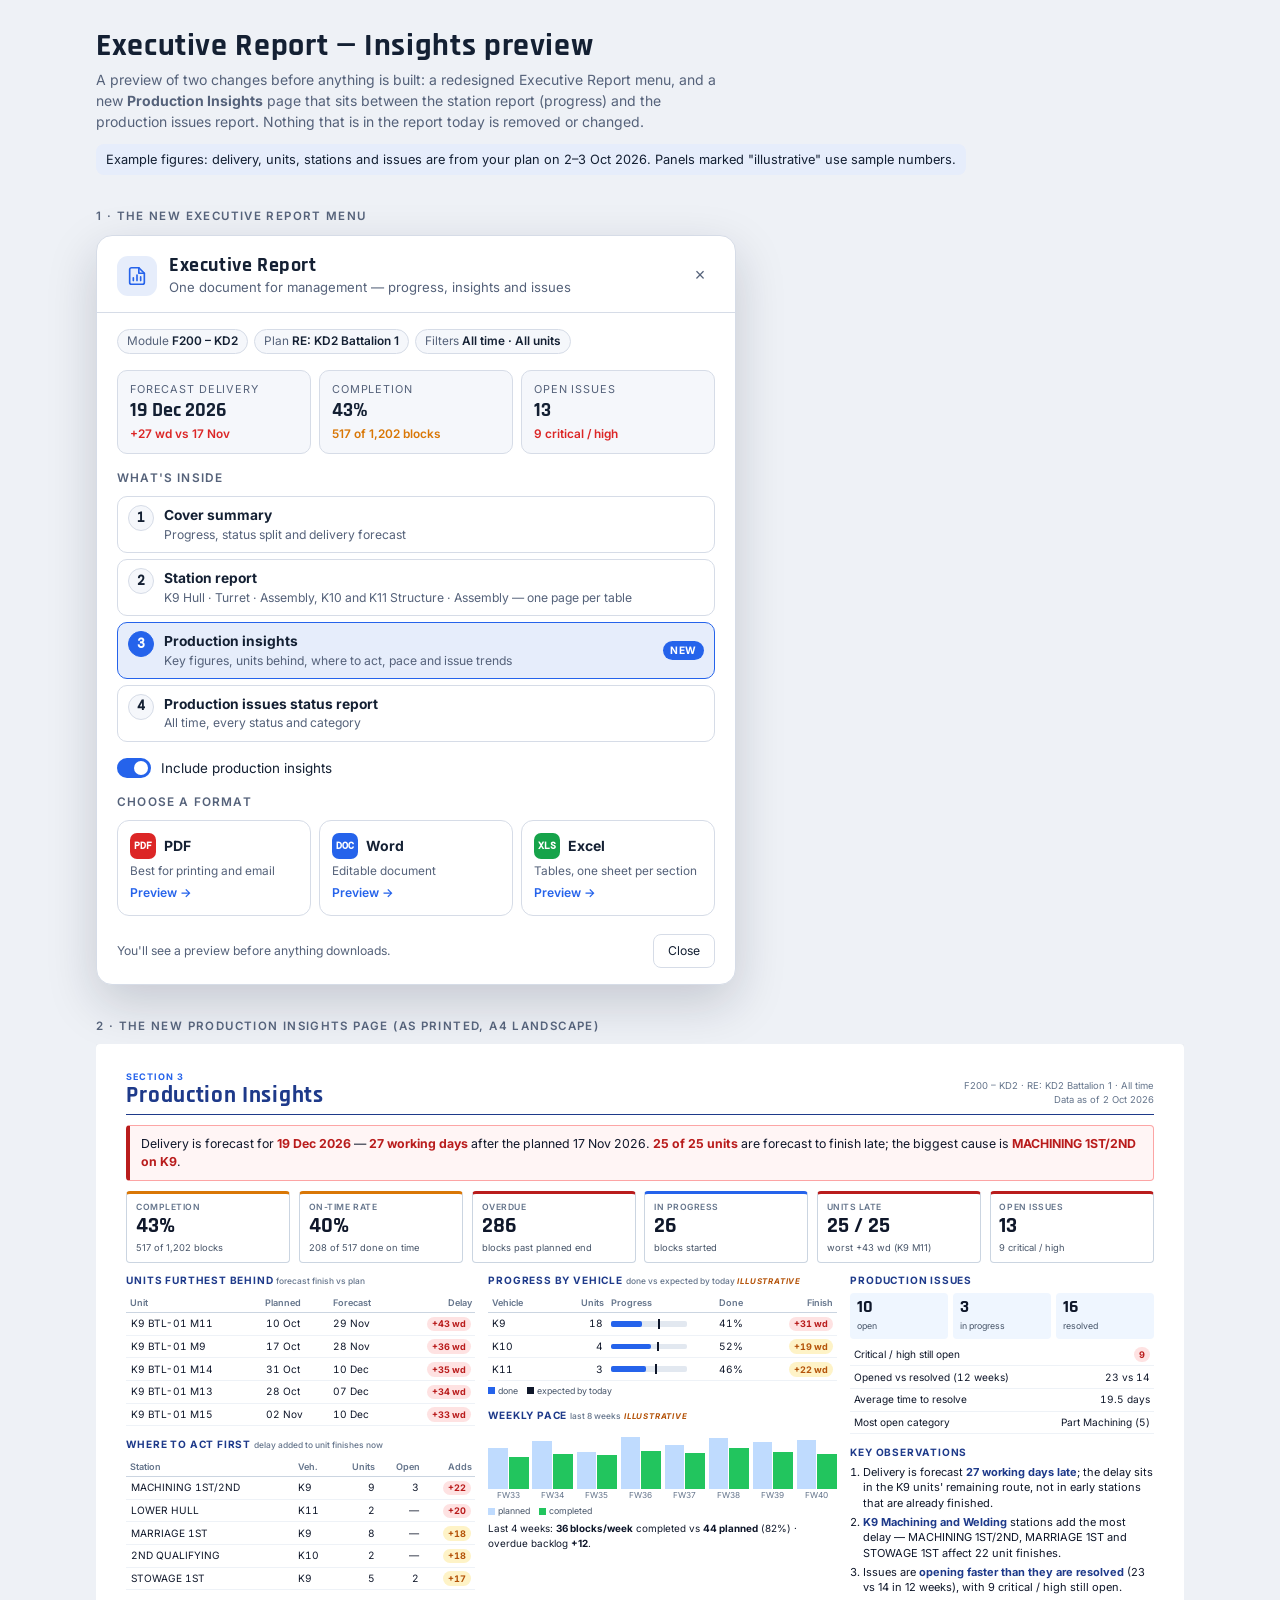
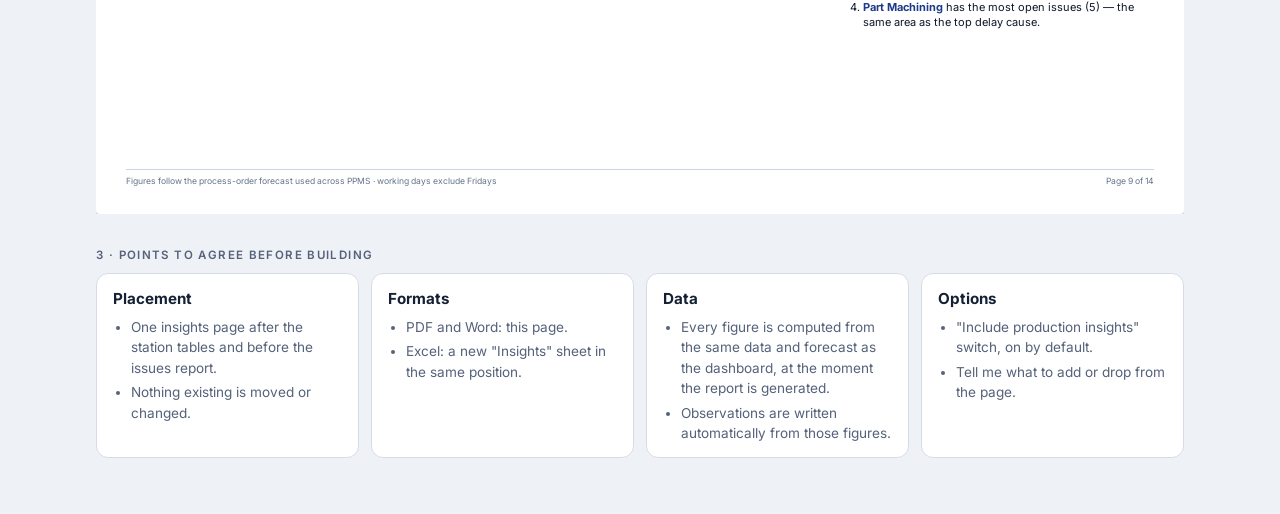
<file: docs/previews/executive-report-insights-preview.html>
<!doctype html>
<html lang="en">
<head>
<meta charset="utf-8">
<meta name="viewport" content="width=device-width, initial-scale=1">
<title>Executive Report Insights Preview</title>
<link rel="preconnect" href="https://fonts.googleapis.com">
<link rel="preconnect" href="https://fonts.gstatic.com" crossorigin>
<link rel="stylesheet" href="https://fonts.googleapis.com/css2?family=Inter:wght@400;500;600;700&family=Rajdhani:wght@600;700&family=DM+Mono:wght@400;500&display=swap">
<style>
/* Layout: a review sheet — the PPMS dialog on a desk-like ground, then the printed A4 page it produces */
:root {
  --ground: #eef1f6;
  --ink: #142033;
  --ink-soft: #55627a;
  --line: #d6dce7;
  --accent: #2563eb;
  --surface: #ffffff;
  --surface-2: #f5f7fb;
  --chip: #e6edfb;
  --ok: #16a34a; --warn: #d97706; --bad: #dc2626;
  --ff-display: 'Rajdhani', 'Segoe UI', sans-serif;
  --ff-body: 'Inter', 'Segoe UI', system-ui, sans-serif;
  --ff-mono: 'DM Mono', ui-monospace, Consolas, monospace;
}
@media (prefers-color-scheme: dark) { :root:not([data-theme="light"]) {
  --ground: #0e1320; --ink: #e2e8f4; --ink-soft: #8b98b4; --line: #2a3350; --accent: #5b8def;
  --surface: #161b27; --surface-2: #1c2233; --chip: #1e2a48; color-scheme: dark } }
:root[data-theme="dark"] {
  --ground: #0e1320; --ink: #e2e8f4; --ink-soft: #8b98b4; --line: #2a3350; --accent: #5b8def;
  --surface: #161b27; --surface-2: #1c2233; --chip: #1e2a48; color-scheme: dark }

/* The printed page keeps paper colours in every theme */
.paper {
  --p-bg: #ffffff; --p-ink: #0f172a; --p-soft: #475569; --p-dim: #64748b; --p-line: #cbd5e1;
  --p-navy: #1e3a8a; --p-blue: #2563eb; --p-tint: #eff6ff;
  --p-ok: #15803d; --p-ok-bg: #dcfce7; --p-warn: #b45309; --p-warn-bg: #fef3c7; --p-bad: #b91c1c; --p-bad-bg: #fee2e2;
}

* { box-sizing: border-box; }
body { margin: 0; background: var(--ground); color: var(--ink); font: 14px/1.5 var(--ff-body); }
.wrap { max-width: 1120px; margin: 0 auto; padding-inline: 16px; padding-block: 28px 56px; display: grid; gap: 36px; }
.intro h1 { font: 700 2rem/1.1 var(--ff-display); letter-spacing: .02em; margin: 0 0 6px; text-wrap: balance; }
.intro p { margin: 0; color: var(--ink-soft); max-width: 70ch; }
.note { display: inline-flex; gap: 8px; align-items: center; margin-top: 12px; padding: 6px 10px; border-radius: 8px; background: var(--chip); color: var(--ink); font-size: .8rem; }
.step-label { font: 600 .72rem/1 var(--ff-body); letter-spacing: .12em; text-transform: uppercase; color: var(--ink-soft); margin: 0 0 12px; }

/* ── 1. Menu mock ─────────────────────────────── */
.dialog { max-width: 640px; background: var(--surface); border: 1px solid var(--line); border-radius: 16px; box-shadow: 0 18px 50px rgba(15, 23, 42, .18); overflow: hidden; }
.dlg-head { display: flex; gap: 12px; align-items: center; padding: 18px 20px 14px; border-bottom: 1px solid var(--line); }
.dlg-icon { width: 40px; height: 40px; border-radius: 11px; display: grid; place-items: center; background: var(--chip); color: var(--accent); flex: none; }
.dlg-icon svg { width: 22px; height: 22px; }
.dlg-head h2 { margin: 0; font: 700 1.25rem/1.1 var(--ff-display); letter-spacing: .03em; }
.dlg-head p { margin: 2px 0 0; color: var(--ink-soft); font-size: .82rem; }
.dlg-x { margin-left: auto; width: 30px; height: 30px; border: 0; border-radius: 8px; background: transparent; color: var(--ink-soft); font-size: 18px; }
.dlg-body { padding: 16px 20px 6px; display: grid; gap: 16px; }
.scope { display: flex; flex-wrap: wrap; gap: 6px; }
.scope span { padding: 3px 9px; border-radius: 999px; background: var(--surface-2); border: 1px solid var(--line); font-size: .74rem; color: var(--ink-soft); }
.scope b { color: var(--ink); font-weight: 600; }
.snap { display: grid; grid-template-columns: repeat(3, minmax(0, 1fr)); gap: 8px; }
.snap div { padding: 10px 12px; border-radius: 10px; background: var(--surface-2); border: 1px solid var(--line); min-width: 0; }
.snap small { display: block; font-size: .68rem; letter-spacing: .08em; text-transform: uppercase; color: var(--ink-soft); }
.snap strong { display: block; font: 700 1.25rem/1.2 var(--ff-display); }
.snap em { font-style: normal; font-size: .74rem; font-weight: 600; }
.bad-t { color: var(--bad); } .ok-t { color: var(--ok); } .warn-t { color: var(--warn); }
.inside h3, .formats h3 { margin: 0 0 8px; font-size: .74rem; letter-spacing: .1em; text-transform: uppercase; color: var(--ink-soft); font-weight: 600; }
.inside ol { list-style: none; margin: 0; padding: 0; display: grid; gap: 6px; }
.inside li { display: grid; grid-template-columns: 26px 1fr auto; gap: 10px; align-items: start; padding: 8px 10px; border-radius: 10px; border: 1px solid var(--line); }
.inside li.new { border-color: var(--accent); background: var(--chip); }
.num { width: 26px; height: 26px; border-radius: 50%; display: grid; place-items: center; font: 600 .8rem/1 var(--ff-mono); background: var(--surface-2); border: 1px solid var(--line); }
.new .num { background: var(--accent); border-color: var(--accent); color: #fff; }
.inside strong { display: block; font-size: .86rem; }
.inside span.d { display: block; font-size: .76rem; color: var(--ink-soft); }
.badge { font-size: .64rem; font-weight: 700; letter-spacing: .06em; padding: 2px 7px; border-radius: 999px; background: var(--accent); color: #fff; align-self: center; }
.toggle { display: flex; align-items: center; gap: 10px; font-size: .84rem; }
.sw { width: 34px; height: 20px; border-radius: 999px; background: var(--accent); position: relative; flex: none; }
.sw::after { content: ''; position: absolute; top: 3px; right: 3px; width: 14px; height: 14px; border-radius: 50%; background: #fff; }
.fmt { display: grid; grid-template-columns: repeat(3, minmax(0, 1fr)); gap: 8px; }
.fmt button { text-align: left; padding: 12px; border-radius: 12px; border: 1px solid var(--line); background: var(--surface); color: var(--ink); font: inherit; cursor: pointer; display: grid; gap: 4px; min-width: 0; }
.fmt button:hover, .fmt button:focus-visible { border-color: var(--accent); outline: none; box-shadow: 0 0 0 3px var(--chip); }
.fmt .t { display: flex; align-items: center; gap: 8px; font-weight: 700; }
.fmt .t i { width: 26px; height: 26px; border-radius: 7px; display: grid; place-items: center; font-style: normal; font: 700 .62rem/1 var(--ff-mono); color: #fff; }
.fmt .pdf i { background: #dc2626; } .fmt .doc i { background: #2563eb; } .fmt .xls i { background: #16a34a; }
.fmt small { color: var(--ink-soft); font-size: .74rem; }
.fmt .go { color: var(--accent); font-size: .76rem; font-weight: 600; }
.dlg-foot { display: flex; justify-content: space-between; align-items: center; gap: 10px; padding: 12px 20px 16px; color: var(--ink-soft); font-size: .76rem; }
.dlg-foot button { padding: 7px 14px; border-radius: 8px; border: 1px solid var(--line); background: transparent; color: var(--ink); font: inherit; }

/* ── 2. Printed insights page (A4 landscape) ───── */
.sheet-scroll { overflow-x: auto; }
.paper { width: 100%; max-width: 1120px; aspect-ratio: 297 / 210; min-height: 0; background: var(--p-bg); color: var(--p-ink); border-radius: 4px;
  box-shadow: 0 1px 2px rgba(0,0,0,.08), 0 16px 40px rgba(15, 23, 42, .16); padding: 2.4% 2.8%; display: grid; grid-template-rows: auto auto auto 1fr auto; gap: 1.4%;
  font-size: clamp(8px, .95vw, 11px); }
.p-head { display: flex; justify-content: space-between; align-items: end; border-bottom: 1.5px solid var(--p-navy); padding-bottom: .6em; }
.p-head h2 { margin: 0; font: 700 2.1em/1 var(--ff-display); color: var(--p-navy); letter-spacing: .03em; }
.p-head .k { font-size: .82em; letter-spacing: .1em; text-transform: uppercase; color: var(--p-blue); font-weight: 700; }
.p-head .m { font-size: .86em; color: var(--p-dim); text-align: right; }
.verdict { display: flex; gap: .9em; align-items: center; padding: .8em 1em; border: 1px solid #fca5a5; background: #fff5f5; border-left: 4px solid var(--p-bad); border-radius: 4px; }
.verdict b { color: var(--p-bad); }
.verdict p { margin: 0; font-size: 1.12em; }
.kpis { display: grid; grid-template-columns: repeat(6, minmax(0, 1fr)); gap: .8em; }
.kpi { border: 1px solid var(--p-line); border-radius: 4px; padding: .6em .8em; border-top: 3px solid var(--p-blue); }
.kpi.b { border-top-color: var(--p-bad); } .kpi.w { border-top-color: #d97706; } .kpi.g { border-top-color: #16a34a; }
.kpi small { display: block; font-size: .78em; letter-spacing: .06em; text-transform: uppercase; color: var(--p-dim); font-weight: 600; }
.kpi strong { display: block; font: 700 2em/1.15 var(--ff-display); }
.kpi span { font-size: .85em; color: var(--p-soft); }
.grid3 { display: grid; grid-template-columns: 1.15fr 1.15fr 1fr; gap: 1.2em; min-height: 0; }
.col { display: grid; gap: 1em; align-content: start; min-width: 0; }
.blk h4 { margin: 0 0 .45em; font-size: .92em; letter-spacing: .08em; text-transform: uppercase; color: var(--p-navy); }
.blk h4 small { text-transform: none; letter-spacing: 0; color: var(--p-dim); font-weight: 500; }
table.t { width: 100%; border-collapse: collapse; font-size: .92em; font-variant-numeric: tabular-nums; }
.t th { text-align: left; font-weight: 600; color: var(--p-dim); border-bottom: 1px solid var(--p-line); padding: .3em .4em; font-size: .9em; }
.t td { padding: .32em .4em; border-bottom: 1px solid #eef2f7; }
.t td.r, .t th.r { text-align: right; }
.pill { display: inline-block; padding: .05em .55em; border-radius: 999px; font-weight: 700; font-size: .9em; }
.pill.b { background: var(--p-bad-bg); color: var(--p-bad); } .pill.w { background: var(--p-warn-bg); color: var(--p-warn); } .pill.g { background: var(--p-ok-bg); color: var(--p-ok); }
.bar { height: .55em; background: #e2e8f0; border-radius: 2px; position: relative; min-width: 4em; }
.bar i { position: absolute; inset: 0 auto 0 0; background: var(--p-blue); border-radius: 2px; }
.bar u { position: absolute; top: -.2em; bottom: -.2em; width: 2px; background: var(--p-ink); }
.weeks { display: grid; grid-template-columns: repeat(8, 1fr); gap: .35em; align-items: end; height: 5.6em; padding-top: .3em; }
.wk { display: grid; grid-template-columns: 1fr 1fr; gap: 1px; align-items: end; height: 100%; }
.wk i { background: #bfdbfe; } .wk b { background: #22c55e; }
.wk-l { display: grid; grid-template-columns: repeat(8, 1fr); gap: .35em; font-size: .75em; color: var(--p-dim); text-align: center; }
.legend { display: flex; gap: 1em; font-size: .8em; color: var(--p-soft); margin-top: .3em; }
.legend span::before { content: ''; display: inline-block; width: .8em; height: .8em; margin-right: .35em; vertical-align: -.1em; background: var(--c); }
.issues { display: grid; grid-template-columns: repeat(3, 1fr); gap: .5em; }
.issues div { background: var(--p-tint); border-radius: 4px; padding: .45em .6em; }
.issues strong { display: block; font: 700 1.6em/1.1 var(--ff-display); }
.issues small { color: var(--p-soft); font-size: .8em; }
.obs { margin: 0; padding-left: 1.2em; display: grid; gap: .35em; }
.obs li { line-height: 1.4; }
.obs b { color: var(--p-navy); }
.p-foot { display: flex; justify-content: space-between; font-size: .78em; color: var(--p-dim); border-top: 1px solid var(--p-line); padding-top: .5em; }
.ex { font-size: .78em; color: var(--p-warn); font-style: italic; }

/* ── 3. Decision notes ─────────────────────────── */
.decide { display: grid; grid-template-columns: repeat(auto-fit, minmax(260px, 1fr)); gap: 12px; }
.decide div { background: var(--surface); border: 1px solid var(--line); border-radius: 12px; padding: 14px 16px; min-width: 0; }
.decide h3 { margin: 0 0 6px; font-size: .95rem; }
.decide ul { margin: 0; padding-left: 18px; color: var(--ink-soft); font-size: .85rem; display: grid; gap: 4px; }

@media (max-width: 720px) {
  .snap, .fmt { grid-template-columns: 1fr; }
  .sheet-scroll .paper { min-width: 780px; }
}
@media (prefers-reduced-motion: reduce) { * { transition: none !important; } }
</style>

<div class="wrap">
  <header class="intro">
    <h1>Executive Report — Insights preview</h1>
    <p>A preview of two changes before anything is built: a redesigned Executive Report menu, and a new <b>Production Insights</b> page that sits between the station report (progress) and the production issues report. Nothing that is in the report today is removed or changed.</p>
    <span class="note">Example figures: delivery, units, stations and issues are from your plan on 2–3 Oct 2026. Panels marked "illustrative" use sample numbers.</span>
  </header>

  <!-- 1. Menu -->
  <section aria-labelledby="m1">
    <p class="step-label" id="m1">1 · The new Executive Report menu</p>
    <div class="dialog" role="img" aria-label="Redesigned Executive Report dialog">
      <div class="dlg-head">
        <span class="dlg-icon"><svg viewBox="0 0 24 24" fill="none" stroke="currentColor" stroke-width="1.8" stroke-linecap="round" stroke-linejoin="round"><path d="M14 3H6a2 2 0 00-2 2v14a2 2 0 002 2h12a2 2 0 002-2V9z"/><path d="M14 3v6h6M8 17v-3M12 17v-6M16 17v-4"/></svg></span>
        <div><h2>Executive Report</h2><p>One document for management — progress, insights and issues</p></div>
        <button class="dlg-x" tabindex="-1" aria-hidden="true">×</button>
      </div>
      <div class="dlg-body">
        <div class="scope">
          <span>Module <b>F200 – KD2</b></span><span>Plan <b>RE: KD2 Battalion 1</b></span><span>Filters <b>All time · All units</b></span>
        </div>
        <div class="snap">
          <div><small>Forecast delivery</small><strong>19 Dec 2026</strong><em class="bad-t">+27 wd vs 17 Nov</em></div>
          <div><small>Completion</small><strong>43%</strong><em class="warn-t">517 of 1,202 blocks</em></div>
          <div><small>Open issues</small><strong>13</strong><em class="bad-t">9 critical / high</em></div>
        </div>
        <div class="inside">
          <h3>What's inside</h3>
          <ol>
            <li><span class="num">1</span><span><strong>Cover summary</strong><span class="d">Progress, status split and delivery forecast</span></span><span></span></li>
            <li><span class="num">2</span><span><strong>Station report</strong><span class="d">K9 Hull · Turret · Assembly, K10 and K11 Structure · Assembly — one page per table</span></span><span></span></li>
            <li class="new"><span class="num">3</span><span><strong>Production insights</strong><span class="d">Key figures, units behind, where to act, pace and issue trends</span></span><span class="badge">NEW</span></li>
            <li><span class="num">4</span><span><strong>Production issues status report</strong><span class="d">All time, every status and category</span></span><span></span></li>
          </ol>
        </div>
        <label class="toggle"><span class="sw" aria-hidden="true"></span> Include production insights</label>
        <div class="formats">
          <h3>Choose a format</h3>
          <div class="fmt">
            <button class="pdf"><span class="t"><i>PDF</i>PDF</span><small>Best for printing and email</small><span class="go">Preview →</span></button>
            <button class="doc"><span class="t"><i>DOC</i>Word</span><small>Editable document</small><span class="go">Preview →</span></button>
            <button class="xls"><span class="t"><i>XLS</i>Excel</span><small>Tables, one sheet per section</small><span class="go">Preview →</span></button>
          </div>
        </div>
      </div>
      <div class="dlg-foot"><span>You'll see a preview before anything downloads.</span><button tabindex="-1">Close</button></div>
    </div>
  </section>

  <!-- 2. Insights page -->
  <section aria-labelledby="m2">
    <p class="step-label" id="m2">2 · The new Production Insights page (as printed, A4 landscape)</p>
    <div class="sheet-scroll">
      <article class="paper" aria-label="Production Insights page">
        <div class="p-head">
          <div><div class="k">Section 3</div><h2>Production Insights</h2></div>
          <div class="m">F200 – KD2 · RE: KD2 Battalion 1 · All time<br>Data as of 2 Oct 2026</div>
        </div>

        <div class="verdict">
          <p>Delivery is forecast for <b>19 Dec 2026</b> — <b>27 working days</b> after the planned 17 Nov 2026. <b>25 of 25 units</b> are forecast to finish late; the biggest cause is <b>MACHINING 1ST/2ND on K9</b>.</p>
        </div>

        <div class="kpis">
          <div class="kpi w"><small>Completion</small><strong>43%</strong><span>517 of 1,202 blocks</span></div>
          <div class="kpi w"><small>On-time rate</small><strong>40%</strong><span>208 of 517 done on time</span></div>
          <div class="kpi b"><small>Overdue</small><strong>286</strong><span>blocks past planned end</span></div>
          <div class="kpi"><small>In progress</small><strong>26</strong><span>blocks started</span></div>
          <div class="kpi b"><small>Units late</small><strong>25 / 25</strong><span>worst +43 wd (K9 M11)</span></div>
          <div class="kpi b"><small>Open issues</small><strong>13</strong><span>9 critical / high</span></div>
        </div>

        <div class="grid3">
          <div class="col">
            <div class="blk">
              <h4>Units furthest behind <small>forecast finish vs plan</small></h4>
              <table class="t">
                <thead><tr><th>Unit</th><th>Planned</th><th>Forecast</th><th class="r">Delay</th></tr></thead>
                <tbody>
                  <tr><td>K9 BTL-01 M11</td><td>10 Oct</td><td>29 Nov</td><td class="r"><span class="pill b">+43 wd</span></td></tr>
                  <tr><td>K9 BTL-01 M9</td><td>17 Oct</td><td>28 Nov</td><td class="r"><span class="pill b">+36 wd</span></td></tr>
                  <tr><td>K9 BTL-01 M14</td><td>31 Oct</td><td>10 Dec</td><td class="r"><span class="pill b">+35 wd</span></td></tr>
                  <tr><td>K9 BTL-01 M13</td><td>28 Oct</td><td>07 Dec</td><td class="r"><span class="pill b">+34 wd</span></td></tr>
                  <tr><td>K9 BTL-01 M15</td><td>02 Nov</td><td>10 Dec</td><td class="r"><span class="pill b">+33 wd</span></td></tr>
                </tbody>
              </table>
            </div>
            <div class="blk">
              <h4>Where to act first <small>delay added to unit finishes now</small></h4>
              <table class="t">
                <thead><tr><th>Station</th><th>Veh.</th><th class="r">Units</th><th class="r">Open</th><th class="r">Adds</th></tr></thead>
                <tbody>
                  <tr><td>MACHINING 1ST/2ND</td><td>K9</td><td class="r">9</td><td class="r">3</td><td class="r"><span class="pill b">+22</span></td></tr>
                  <tr><td>LOWER HULL</td><td>K11</td><td class="r">2</td><td class="r">—</td><td class="r"><span class="pill b">+20</span></td></tr>
                  <tr><td>MARRIAGE 1ST</td><td>K9</td><td class="r">8</td><td class="r">—</td><td class="r"><span class="pill w">+18</span></td></tr>
                  <tr><td>2ND QUALIFYING</td><td>K10</td><td class="r">2</td><td class="r">—</td><td class="r"><span class="pill w">+18</span></td></tr>
                  <tr><td>STOWAGE 1ST</td><td>K9</td><td class="r">5</td><td class="r">2</td><td class="r"><span class="pill w">+17</span></td></tr>
                </tbody>
              </table>
            </div>
          </div>

          <div class="col">
            <div class="blk">
              <h4>Progress by vehicle <small>done vs expected by today</small> <span class="ex">illustrative</span></h4>
              <table class="t">
                <thead><tr><th>Vehicle</th><th class="r">Units</th><th>Progress</th><th class="r">Done</th><th class="r">Finish</th></tr></thead>
                <tbody>
                  <tr><td>K9</td><td class="r">18</td><td><div class="bar"><i style="width:41%"></i><u style="left:62%"></u></div></td><td class="r">41%</td><td class="r"><span class="pill b">+31 wd</span></td></tr>
                  <tr><td>K10</td><td class="r">4</td><td><div class="bar"><i style="width:52%"></i><u style="left:60%"></u></div></td><td class="r">52%</td><td class="r"><span class="pill w">+19 wd</span></td></tr>
                  <tr><td>K11</td><td class="r">3</td><td><div class="bar"><i style="width:46%"></i><u style="left:58%"></u></div></td><td class="r">46%</td><td class="r"><span class="pill w">+22 wd</span></td></tr>
                </tbody>
              </table>
              <div class="legend"><span style="--c:#2563eb">done</span><span style="--c:#0f172a">expected by today</span></div>
            </div>
            <div class="blk">
              <h4>Weekly pace <small>last 8 weeks</small> <span class="ex">illustrative</span></h4>
              <div class="weeks" aria-hidden="true">
                <div class="wk"><i style="height:70%"></i><b style="height:55%"></b></div>
                <div class="wk"><i style="height:82%"></i><b style="height:60%"></b></div>
                <div class="wk"><i style="height:64%"></i><b style="height:58%"></b></div>
                <div class="wk"><i style="height:90%"></i><b style="height:66%"></b></div>
                <div class="wk"><i style="height:76%"></i><b style="height:62%"></b></div>
                <div class="wk"><i style="height:88%"></i><b style="height:70%"></b></div>
                <div class="wk"><i style="height:80%"></i><b style="height:64%"></b></div>
                <div class="wk"><i style="height:84%"></i><b style="height:61%"></b></div>
              </div>
              <div class="wk-l"><span>FW33</span><span>FW34</span><span>FW35</span><span>FW36</span><span>FW37</span><span>FW38</span><span>FW39</span><span>FW40</span></div>
              <div class="legend"><span style="--c:#bfdbfe">planned</span><span style="--c:#22c55e">completed</span></div>
              <p style="margin:.4em 0 0;font-size:.9em">Last 4 weeks: <b>36 blocks/week</b> completed vs <b>44 planned</b> (82%) · overdue backlog <b>+12</b>.</p>
            </div>
          </div>

          <div class="col">
            <div class="blk">
              <h4>Production issues</h4>
              <div class="issues">
                <div><strong>10</strong><small>open</small></div>
                <div><strong>3</strong><small>in progress</small></div>
                <div><strong>16</strong><small>resolved</small></div>
              </div>
              <table class="t" style="margin-top:.5em">
                <tbody>
                  <tr><td>Critical / high still open</td><td class="r"><span class="pill b">9</span></td></tr>
                  <tr><td>Opened vs resolved (12 weeks)</td><td class="r">23 vs 14</td></tr>
                  <tr><td>Average time to resolve</td><td class="r">19.5 days</td></tr>
                  <tr><td>Most open category</td><td class="r">Part Machining (5)</td></tr>
                </tbody>
              </table>
            </div>
            <div class="blk">
              <h4>Key observations</h4>
              <ol class="obs">
                <li>Delivery is forecast <b>27 working days late</b>; the delay sits in the K9 units' remaining route, not in early stations that are already finished.</li>
                <li><b>K9 Machining and Welding</b> stations add the most delay — MACHINING 1ST/2ND, MARRIAGE 1ST and STOWAGE 1ST affect 22 unit finishes.</li>
                <li>Issues are <b>opening faster than they are resolved</b> (23 vs 14 in 12 weeks), with 9 critical / high still open.</li>
                <li><b>Part Machining</b> has the most open issues (5) — the same area as the top delay cause.</li>
              </ol>
            </div>
          </div>
        </div>

        <div class="p-foot"><span>Figures follow the process-order forecast used across PPMS · working days exclude Fridays</span><span>Page 9 of 14</span></div>
      </article>
    </div>
  </section>

  <!-- 3. Points to decide -->
  <section aria-labelledby="m3">
    <p class="step-label" id="m3">3 · Points to agree before building</p>
    <div class="decide">
      <div><h3>Placement</h3><ul><li>One insights page after the station tables and before the issues report.</li><li>Nothing existing is moved or changed.</li></ul></div>
      <div><h3>Formats</h3><ul><li>PDF and Word: this page.</li><li>Excel: a new "Insights" sheet in the same position.</li></ul></div>
      <div><h3>Data</h3><ul><li>Every figure is computed from the same data and forecast as the dashboard, at the moment the report is generated.</li><li>Observations are written automatically from those figures.</li></ul></div>
      <div><h3>Options</h3><ul><li>"Include production insights" switch, on by default.</li><li>Tell me what to add or drop from the page.</li></ul></div>
    </div>
  </section>
</div>

</html>
</file>
